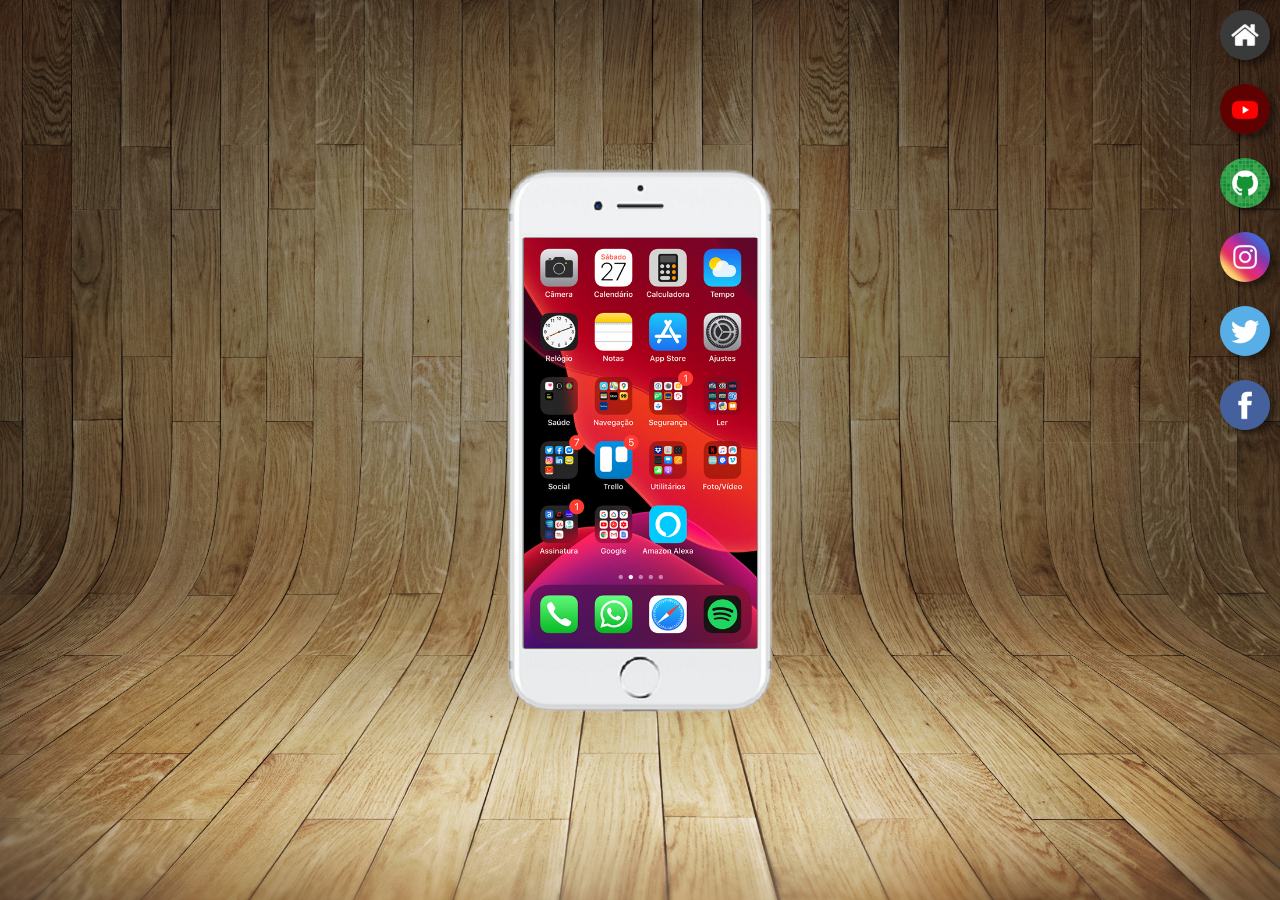
<file: index.html>
<!DOCTYPE html>
<html lang="pt-br">
<head>
    <meta charset="UTF-8">
    <meta name="viewport" content="width=device-width, initial-scale=1.0">
    <link rel="shortcut icon" href="favicon.ico" type="image/x-icon">
    <link rel="stylesheet" href="estilos/style.css">
    <title>Projeto Redes Sociais</title>
</head>
<body>
    <main>
        <section id="telefone">
            <iframe src="home.html" name="tela" id="tela" frameborder="0"  SCROLLING="NO">
                O seu navegador não é compatível com essa funcionalidade!!
            </iframe>
        </section>
        <section id="redes-sociais">
         <a href="#" target="tela"><img src="imagens/logo-home.jpg" alt="home"></a><br>
         <a href="#" target="tela"><img src="imagens/logo-youtube.jpg" alt="YouTube"></a><br> 
         <a href="#" target="tela"><img src="imagens/logo-github.jpg" alt="GitHub"></a><br>
         <a href="#" target="tela"><img src="imagens/logo-instagram.jpg" alt="Instagram"></a><br>
         <a href="#" target="tela"><img src="imagens/logo-twitter.jpg" alt="Twitter"></a><br>
         <a href="#" target="tela"><img src="imagens/logo-facebook.jpg" alt="Facebook"></a>
        </section>
    </main>
</body>
</html>
</file>
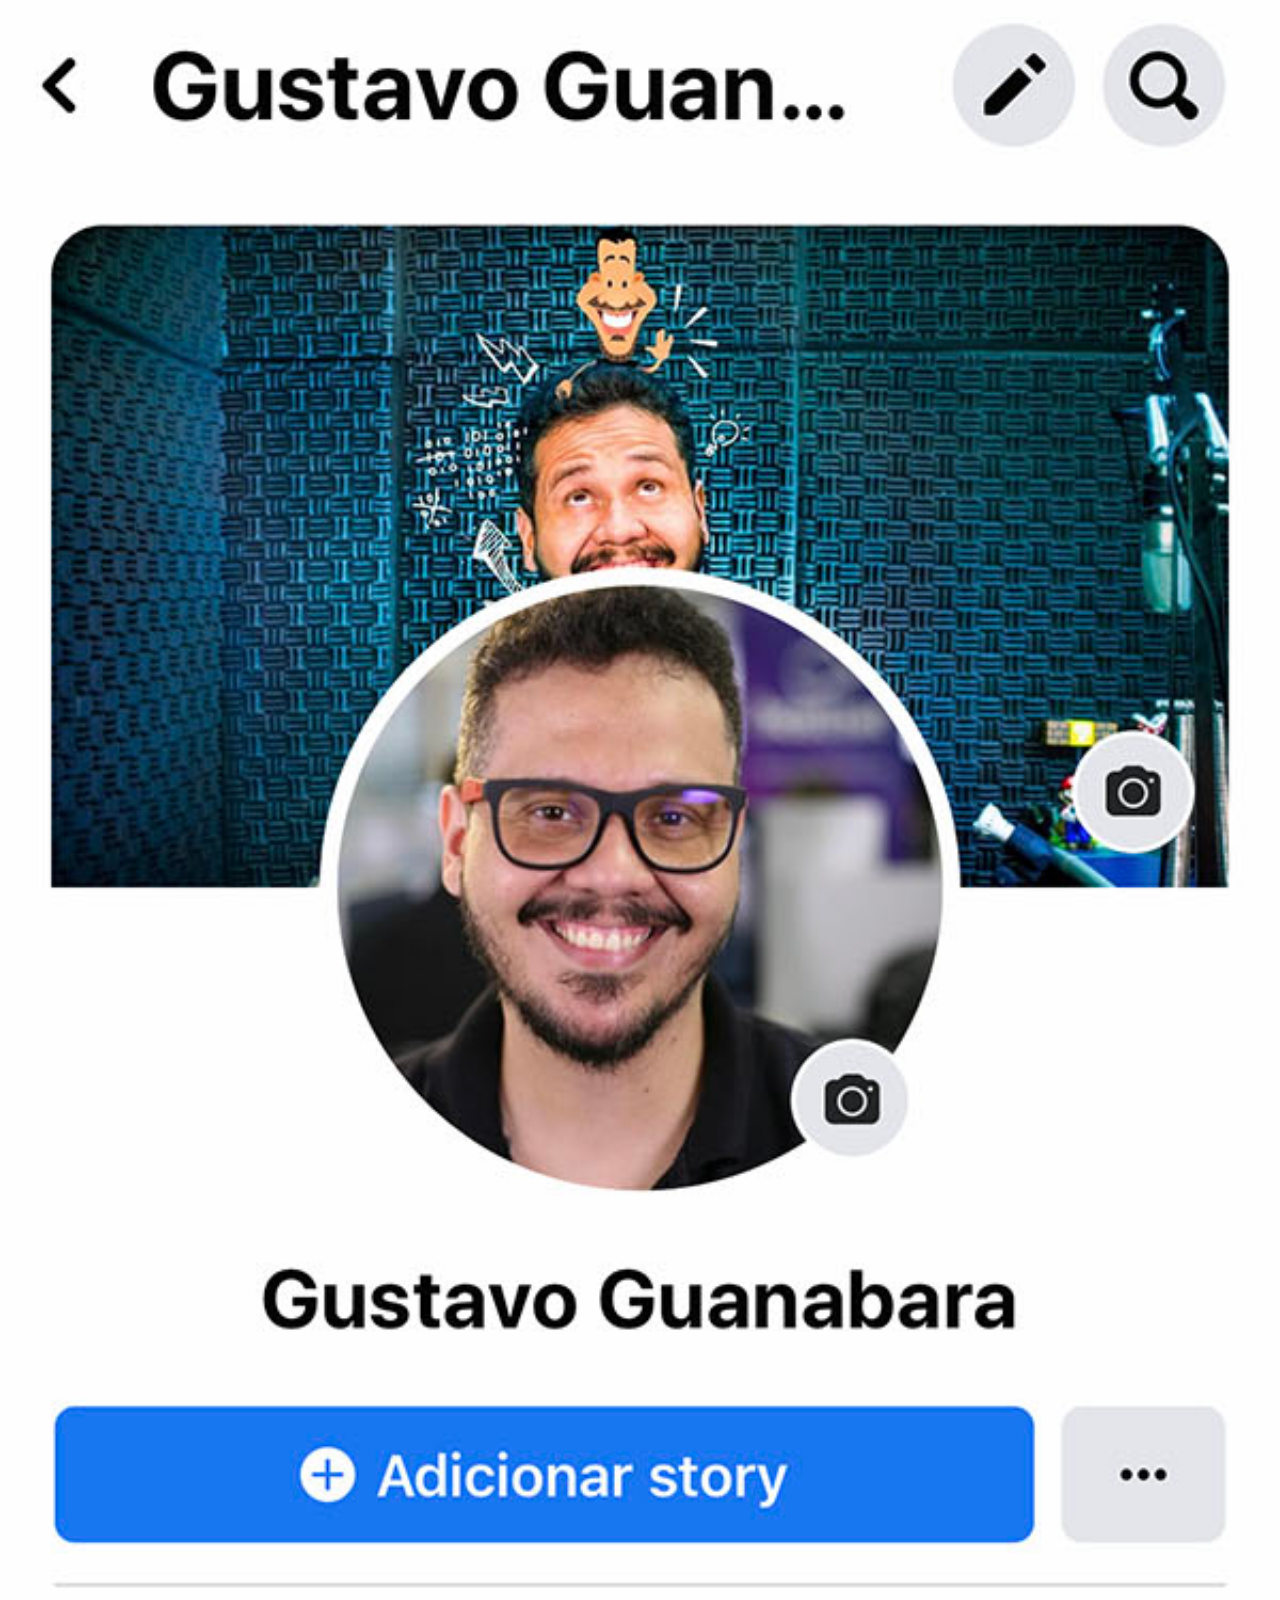
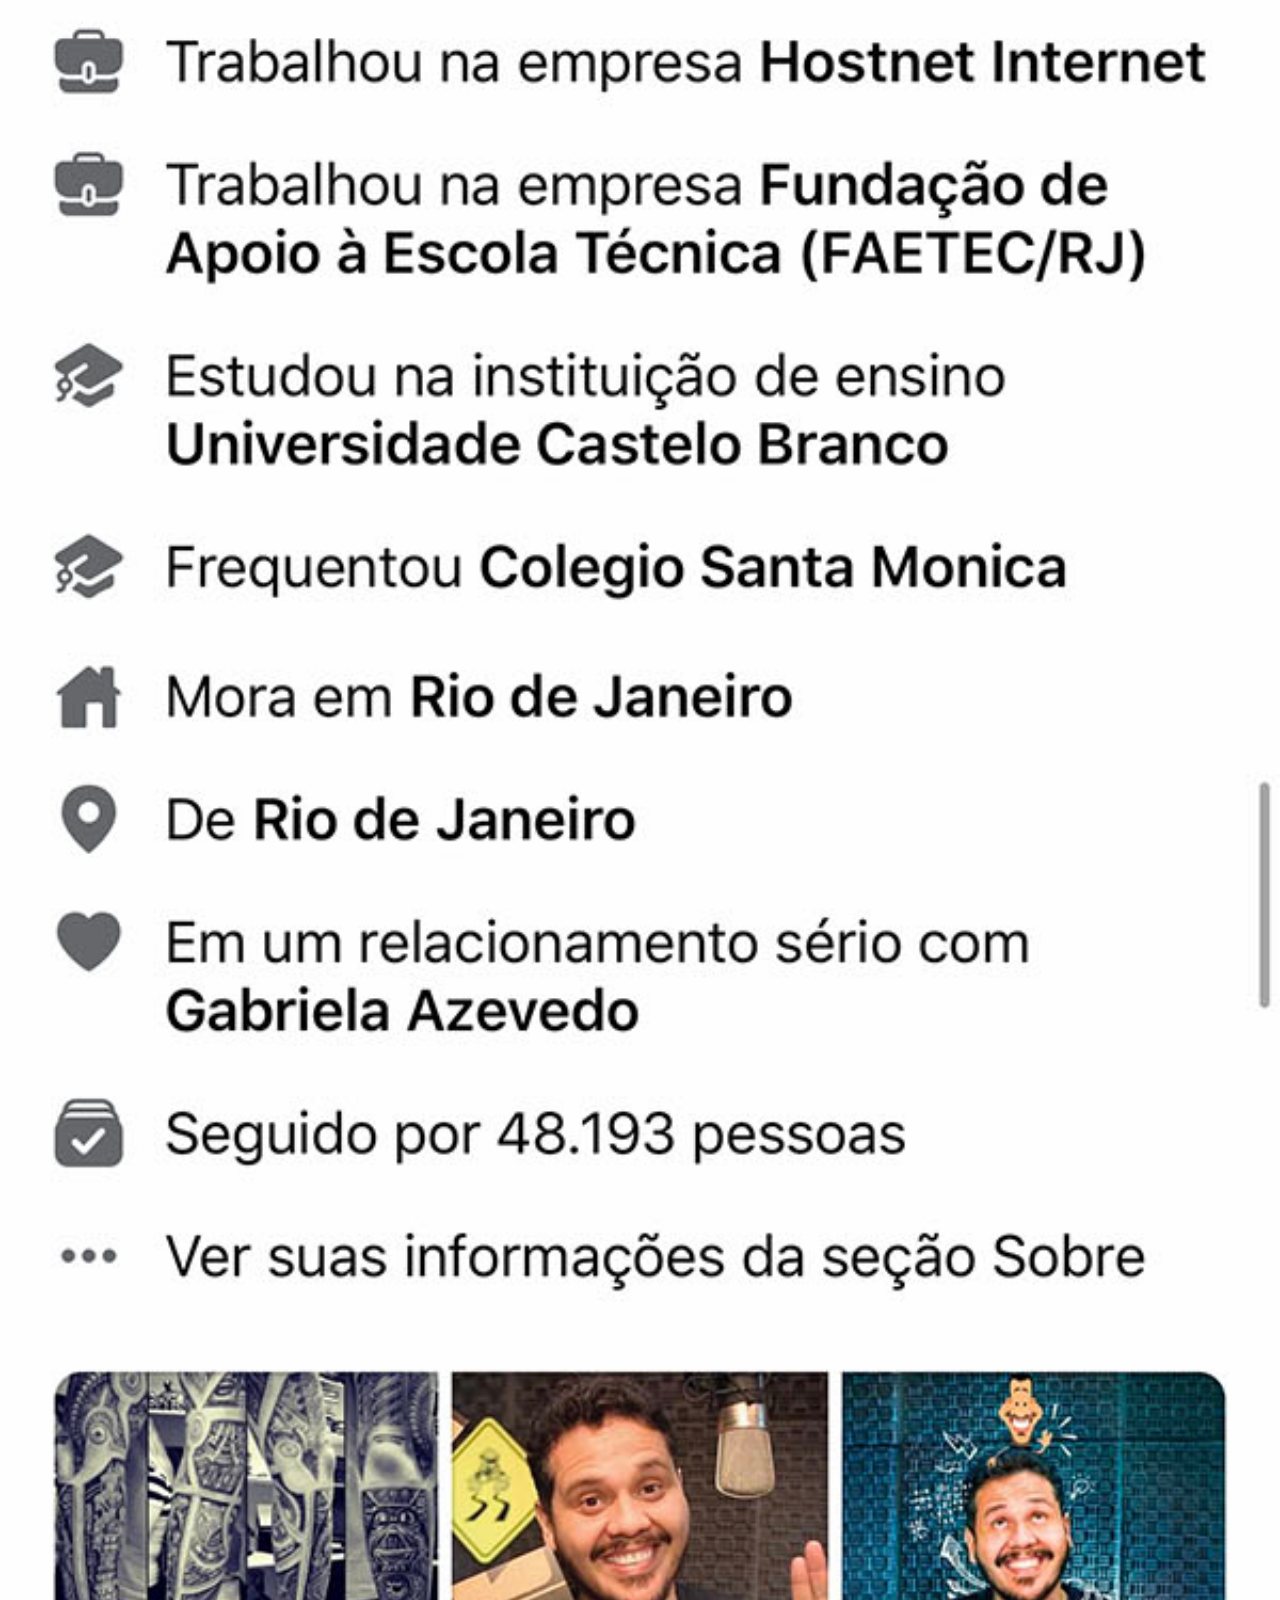
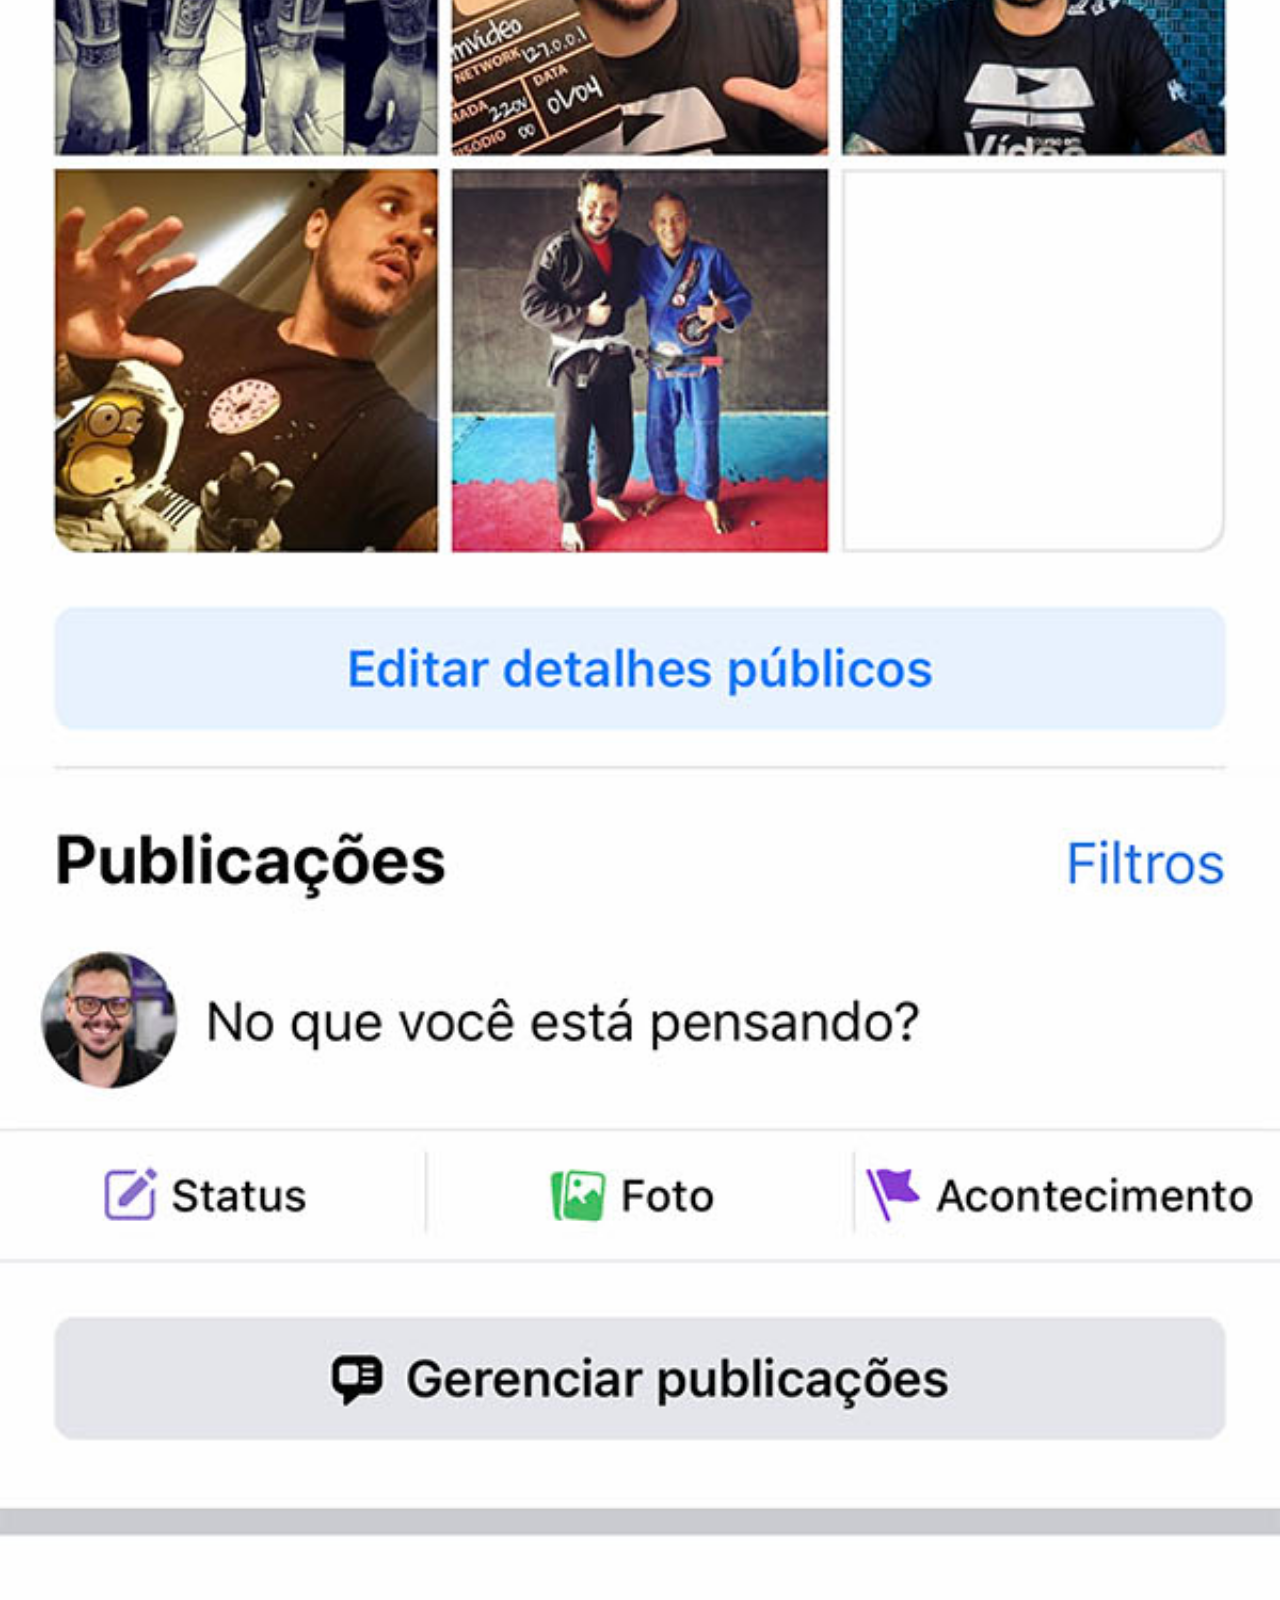
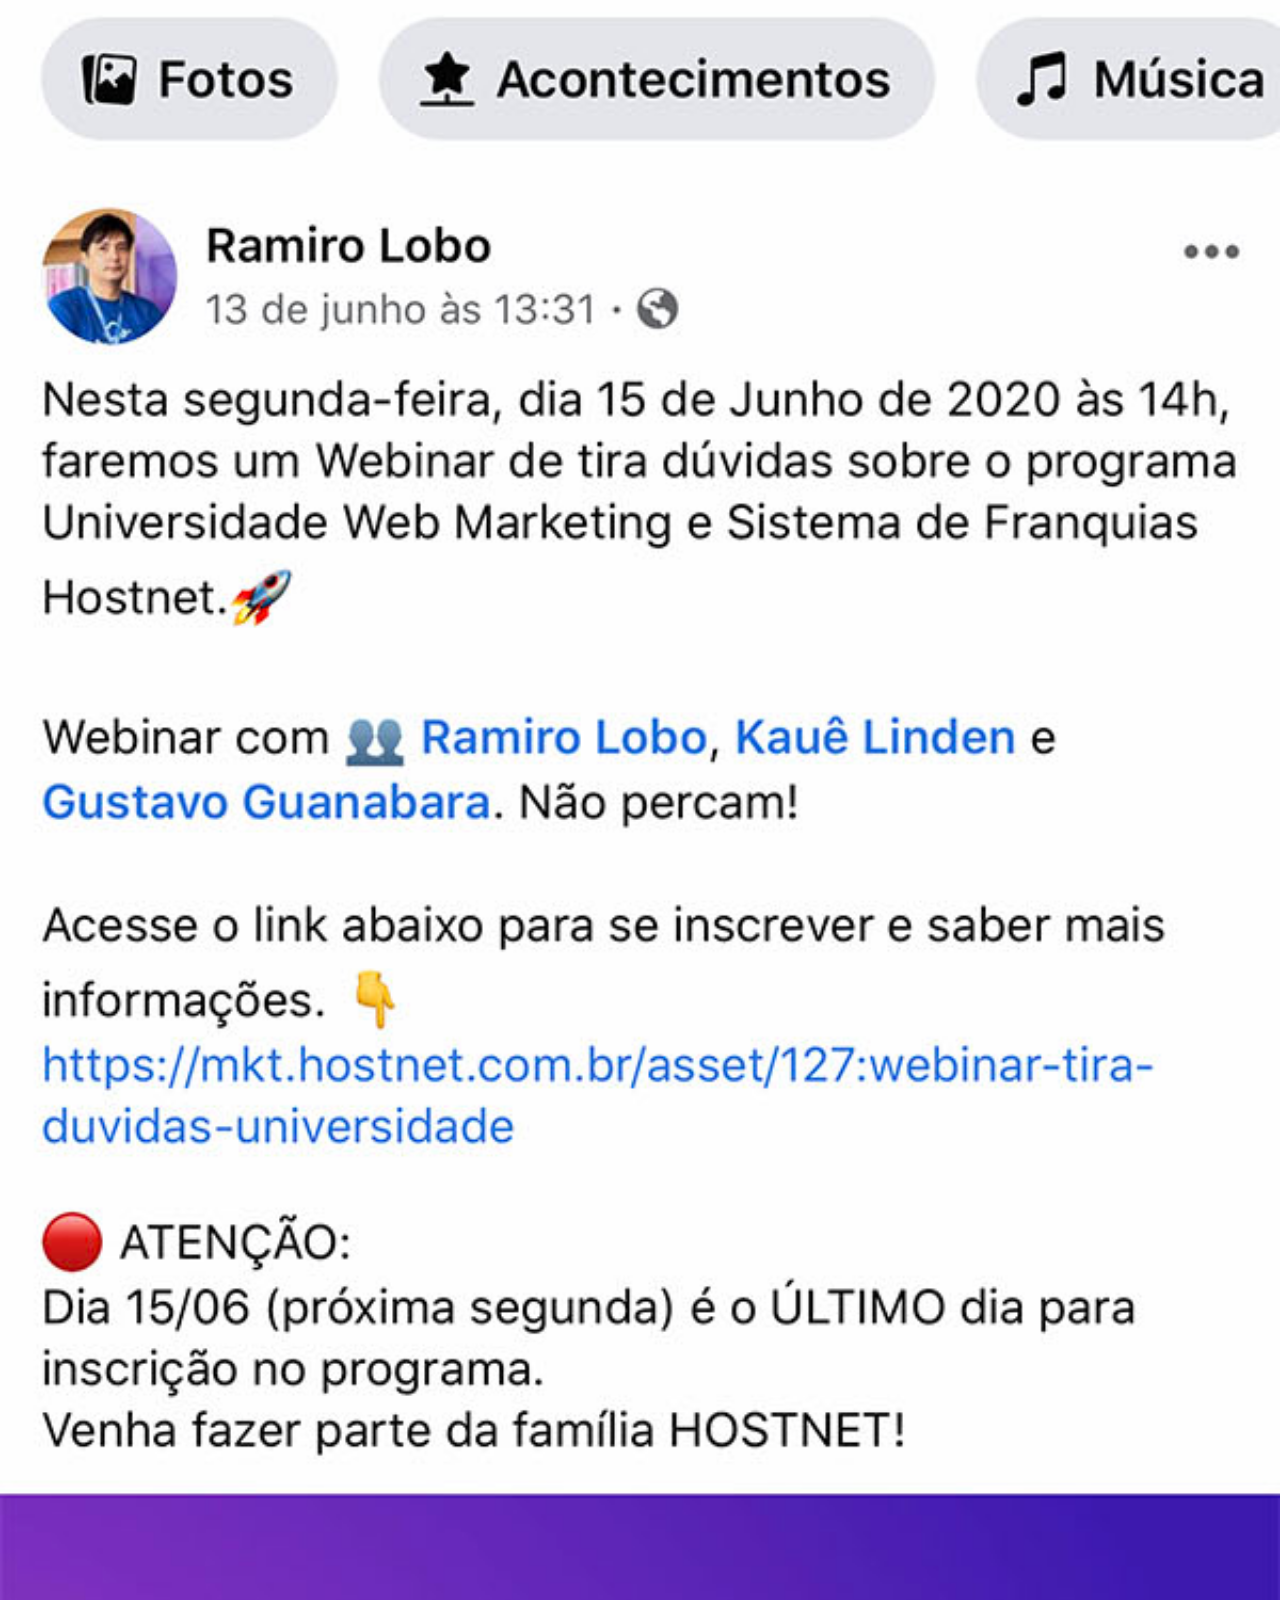
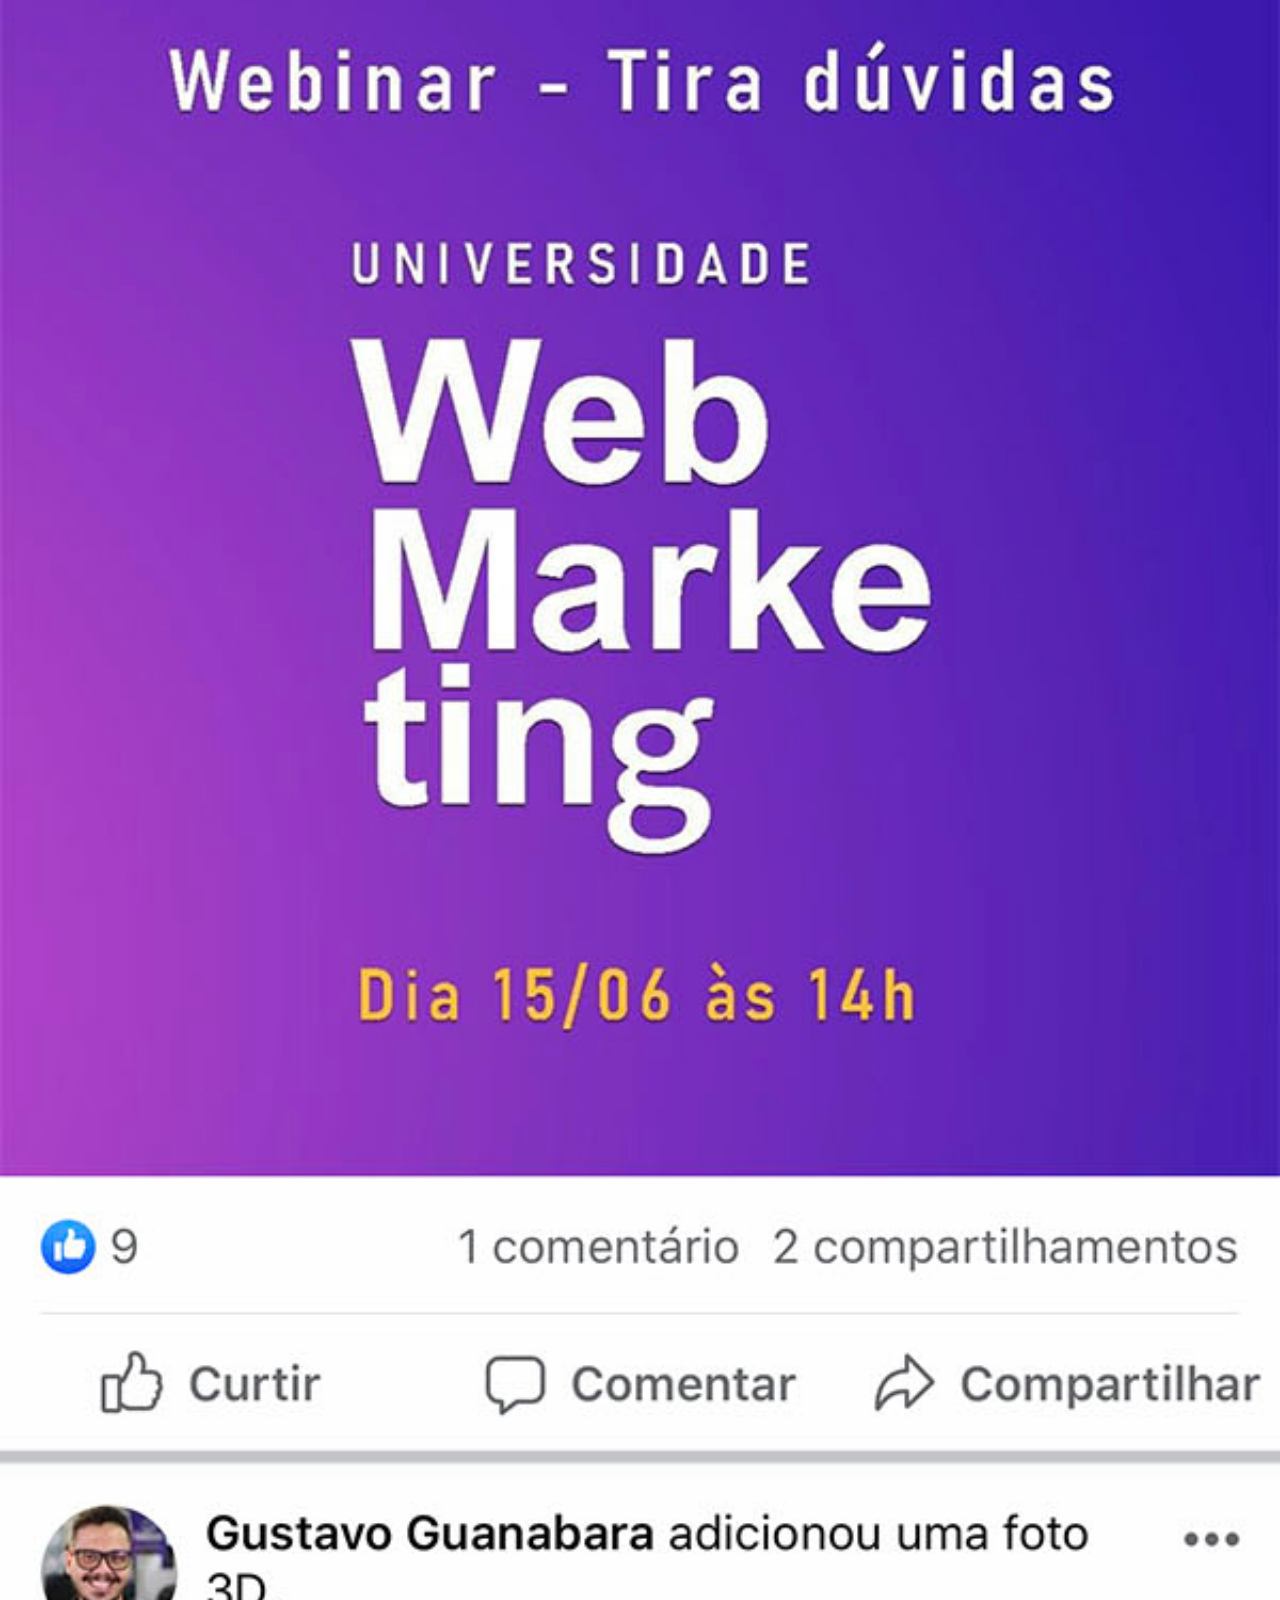
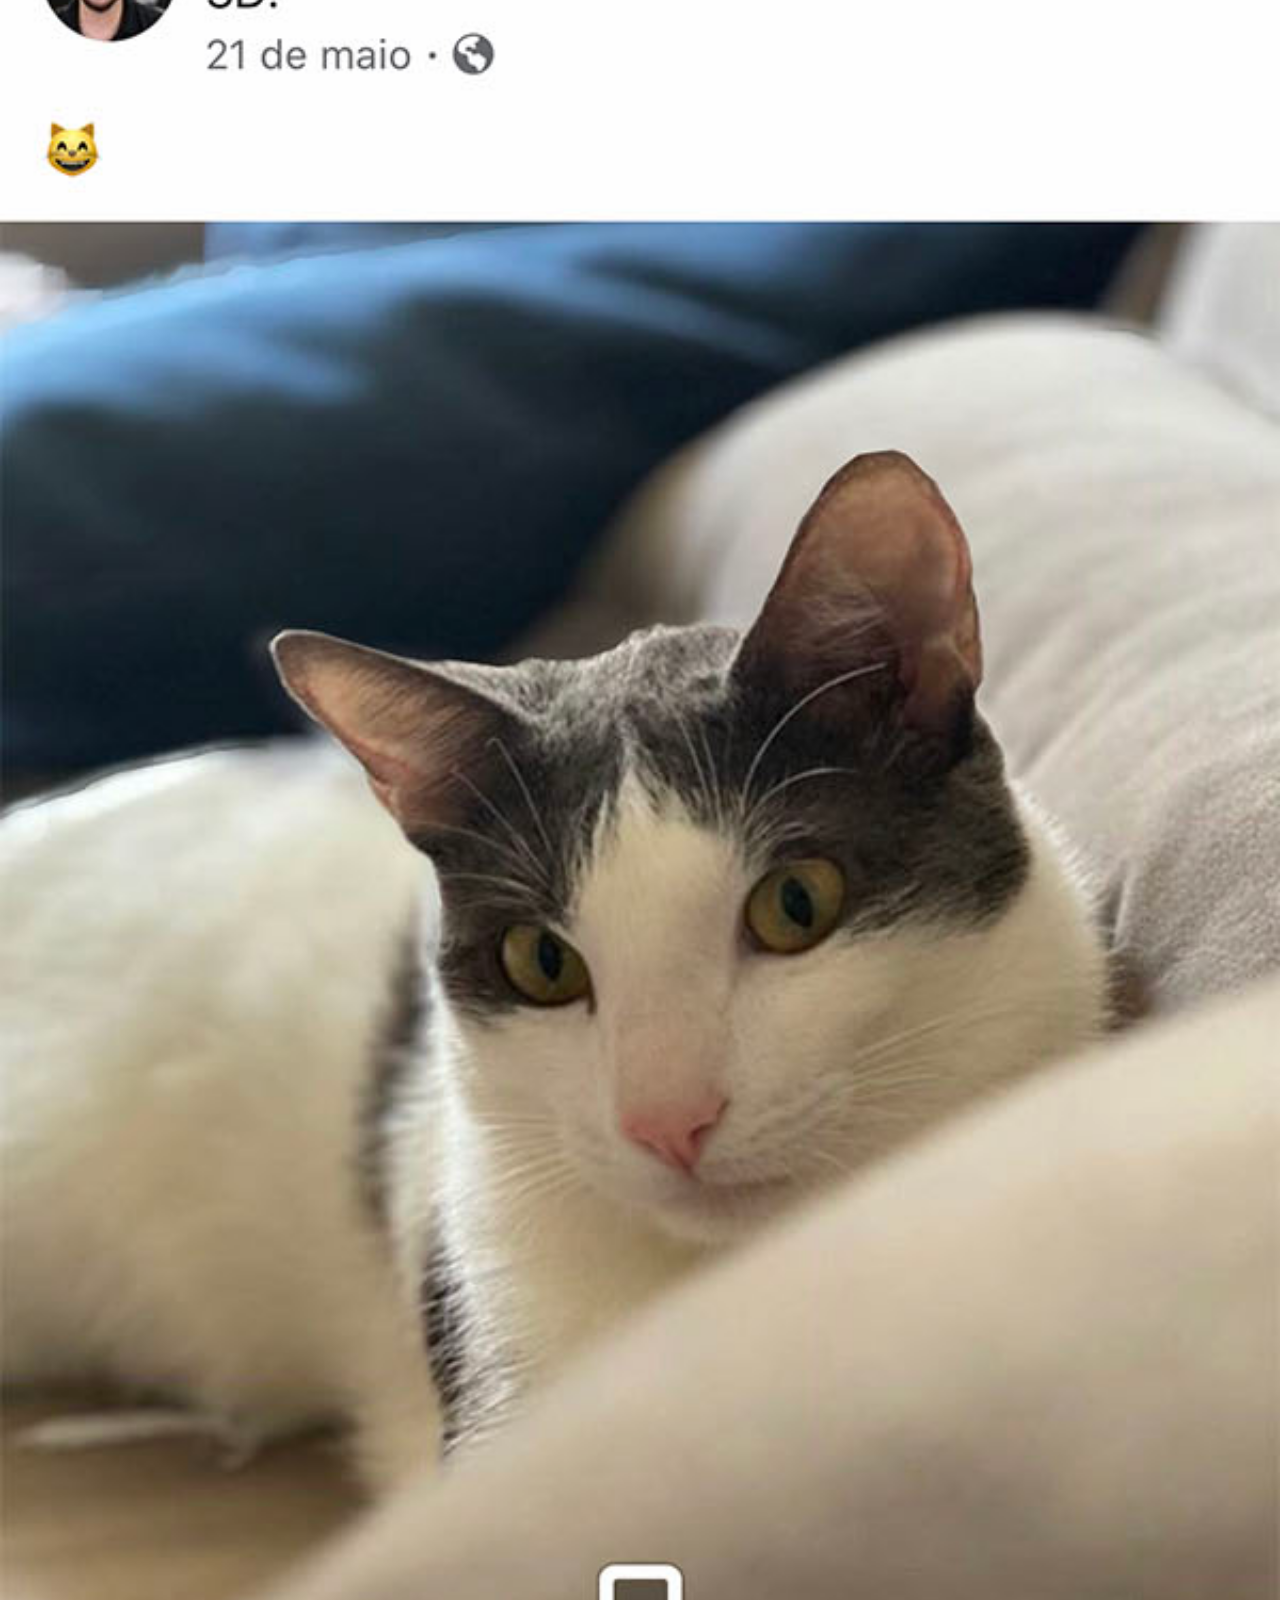
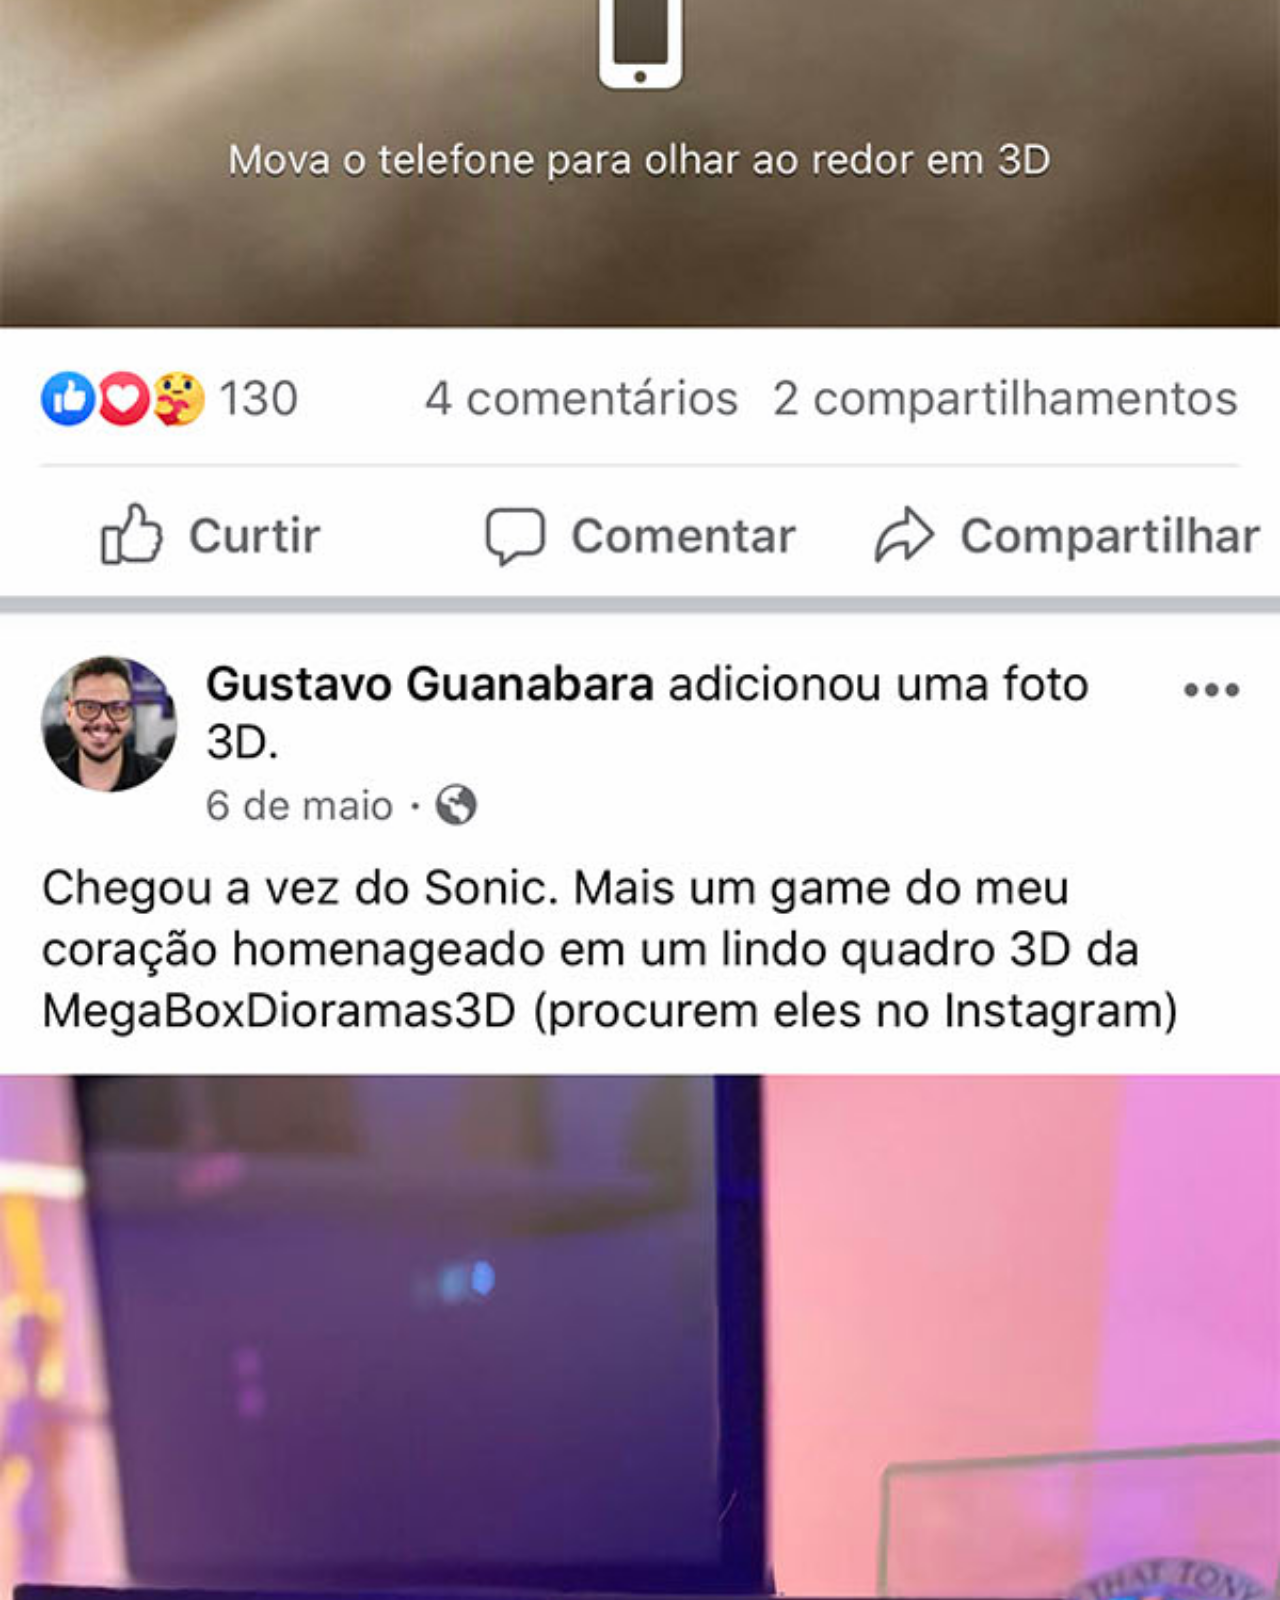
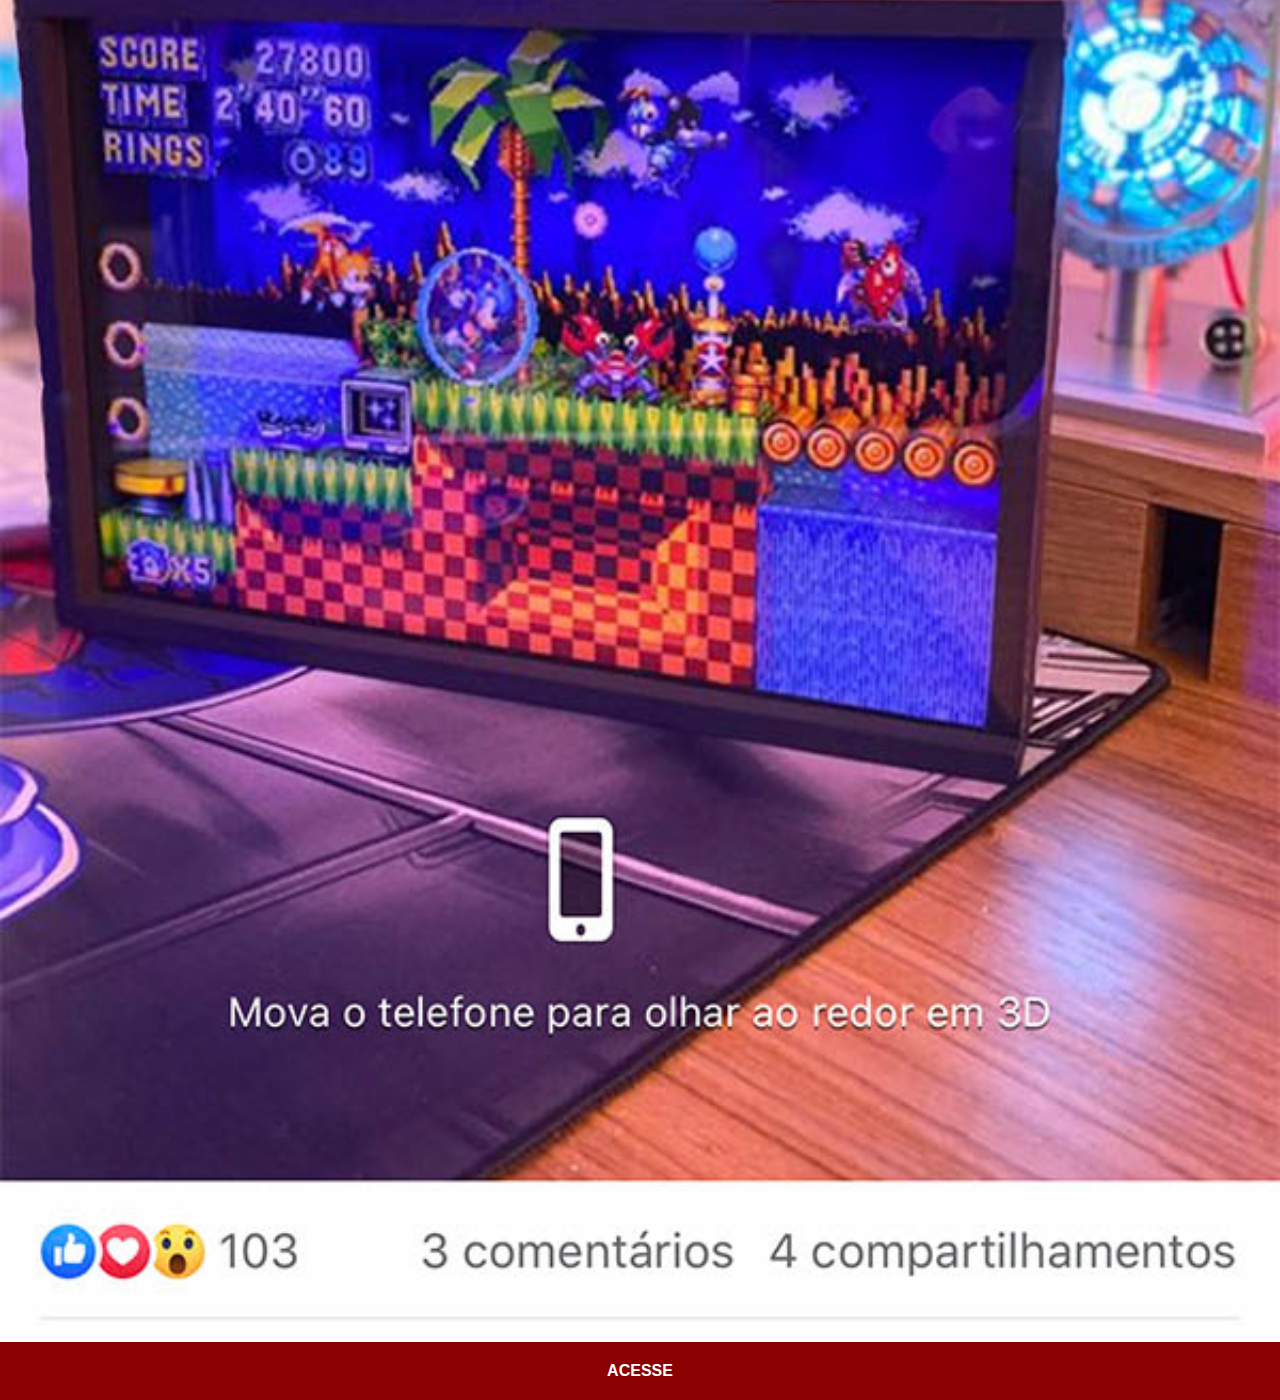
<file: facebook.html>
<!DOCTYPE html>
<html lang="pt-br">
<head>
    <meta charset="UTF-8">
    <meta name="viewport" content="width=device-width, initial-scale=1.0">
    <title>Facebook</title>
    <link rel="stylesheet" href="estilos/social.css">
</head>
<body>
    <img src="imagens/tela-facebook.jpg" alt="Facebook">
    <a href="https://www.facebook.com/profile.php?id=100005289166311" target="_blank">
        ACESSE
    </a>
</body>
</html>
</file>
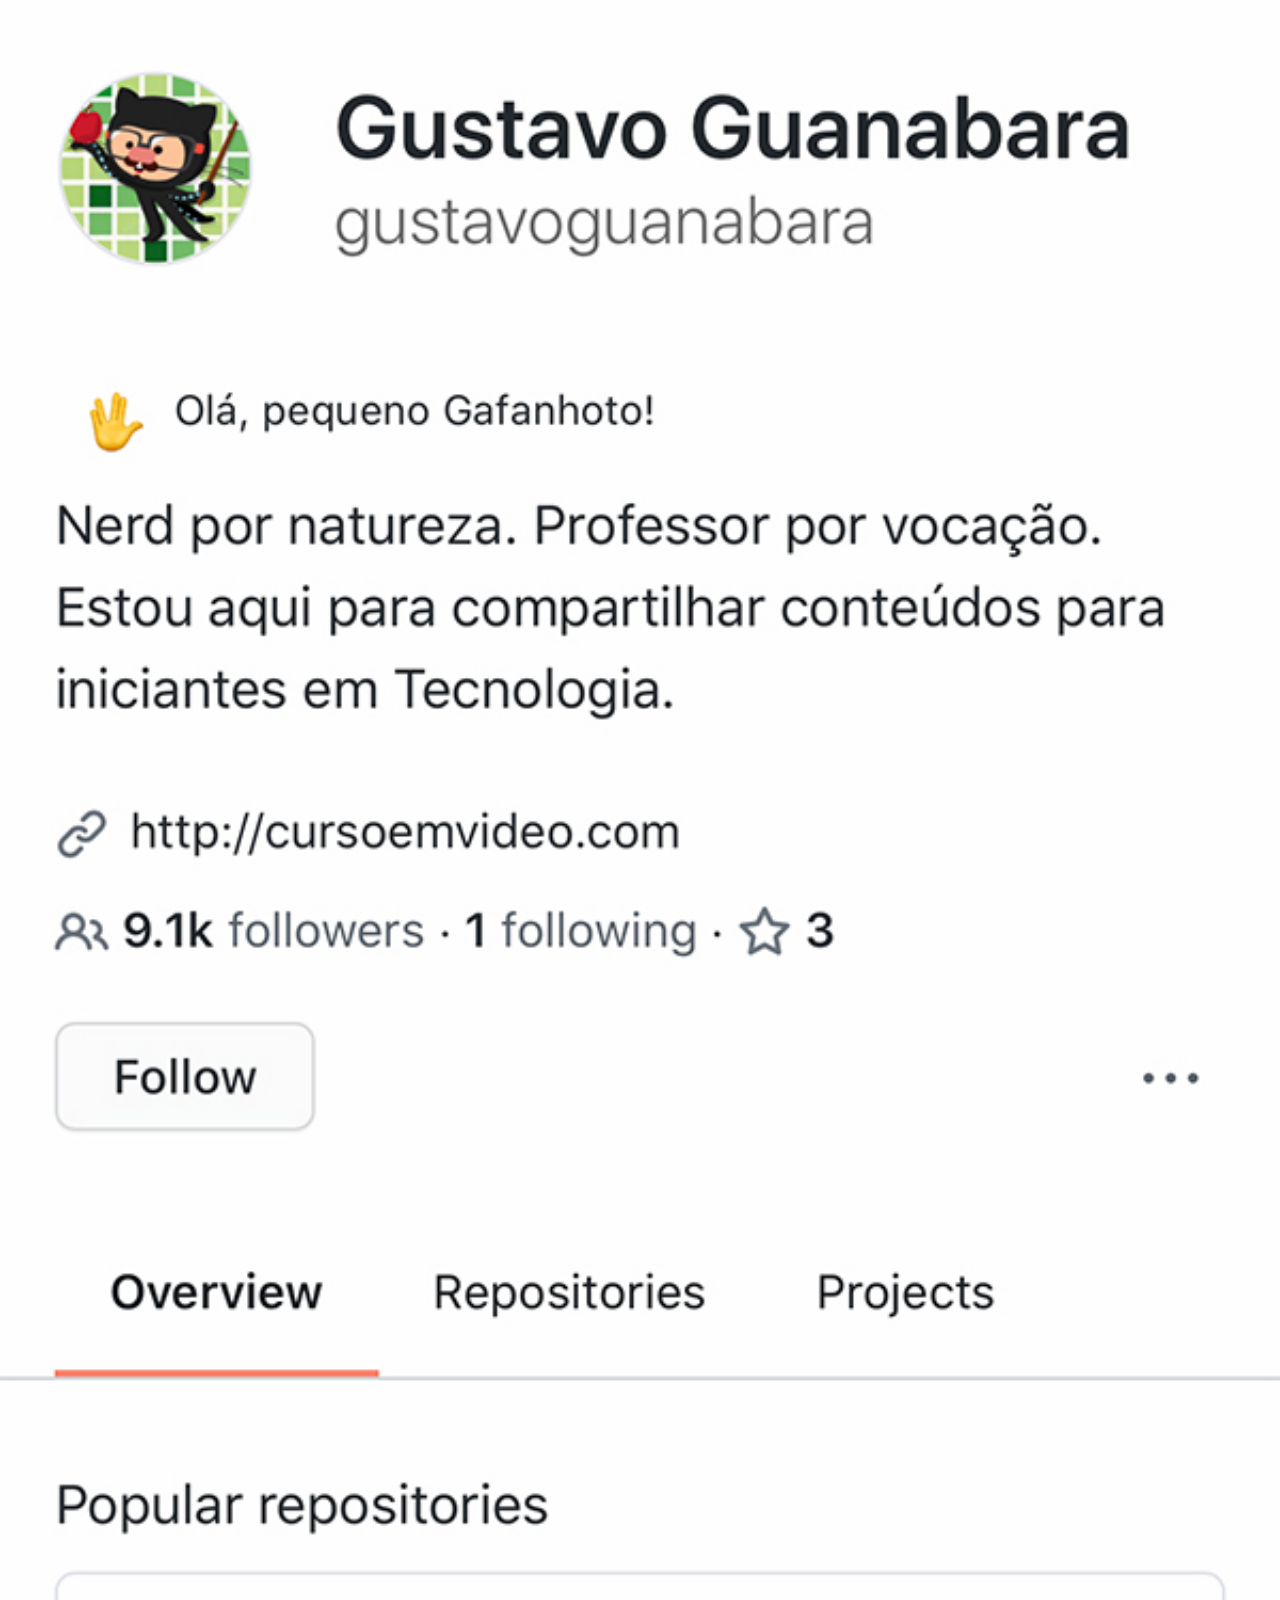
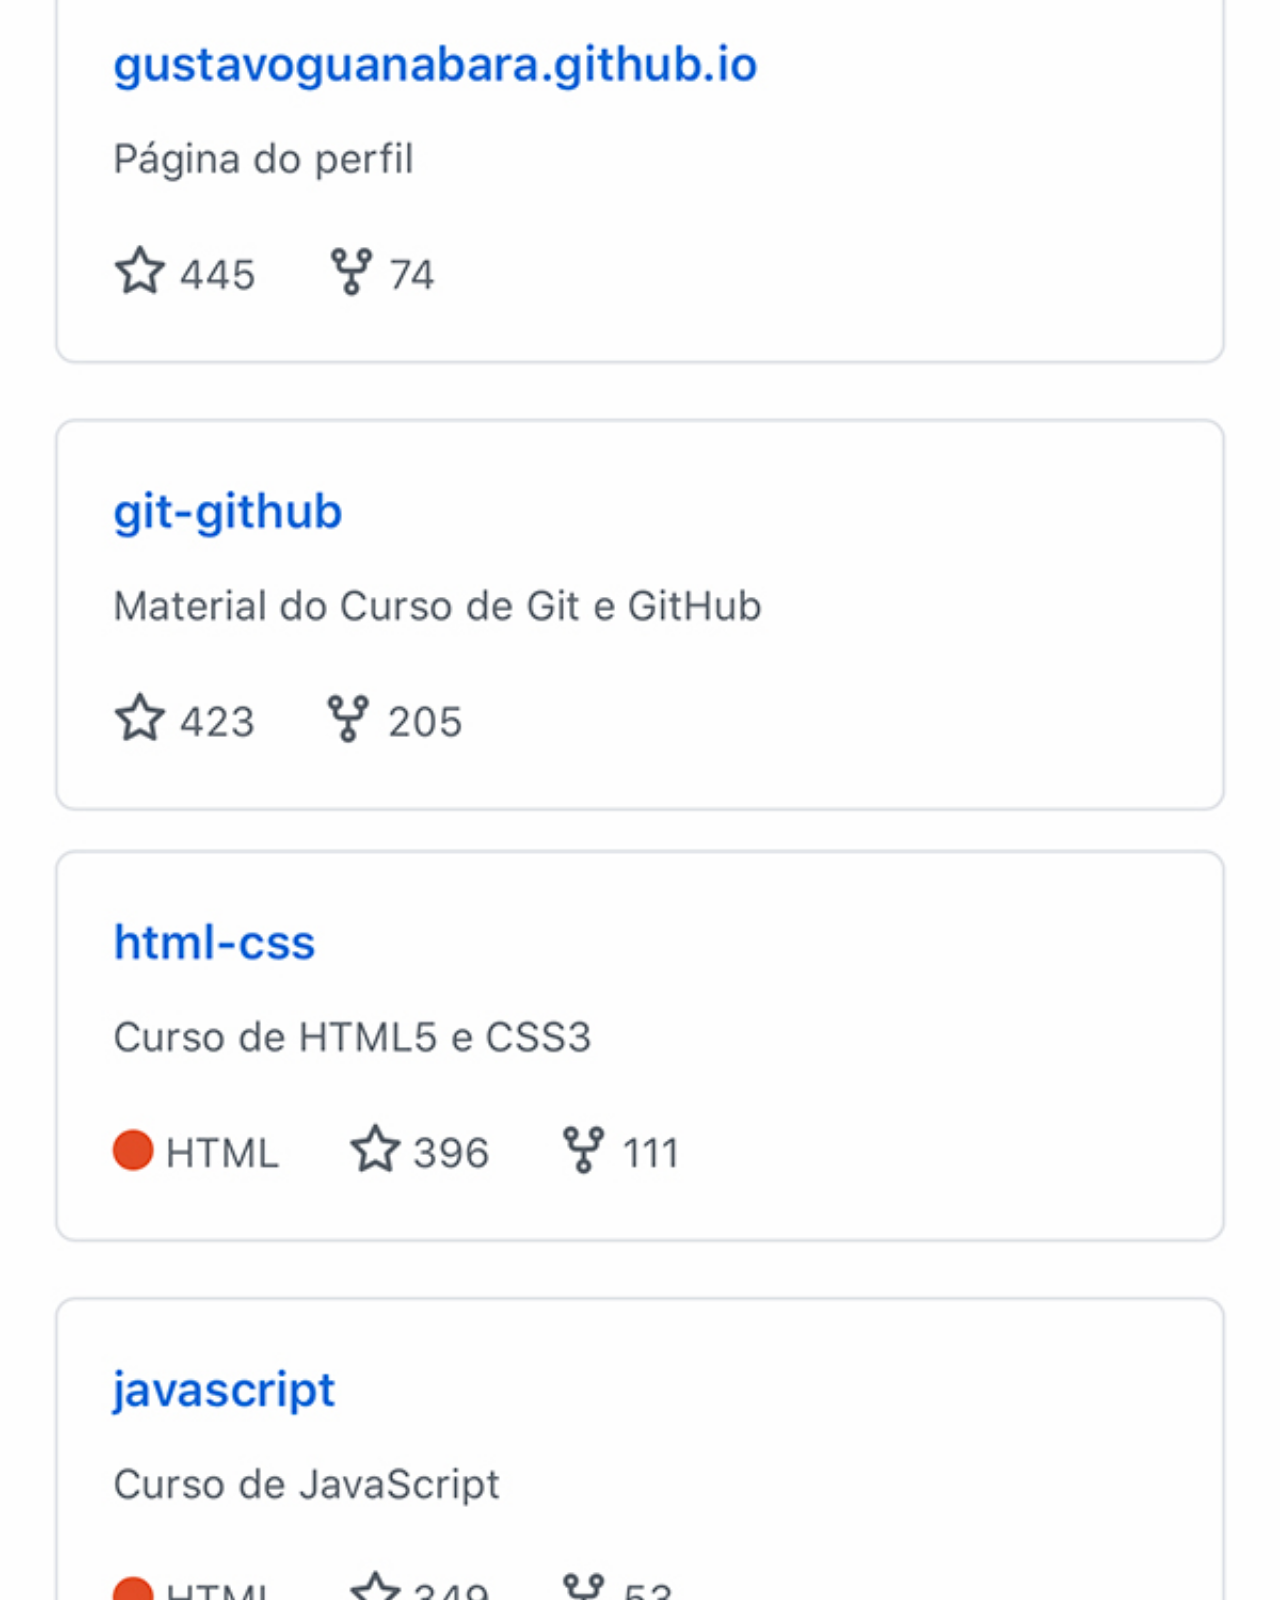
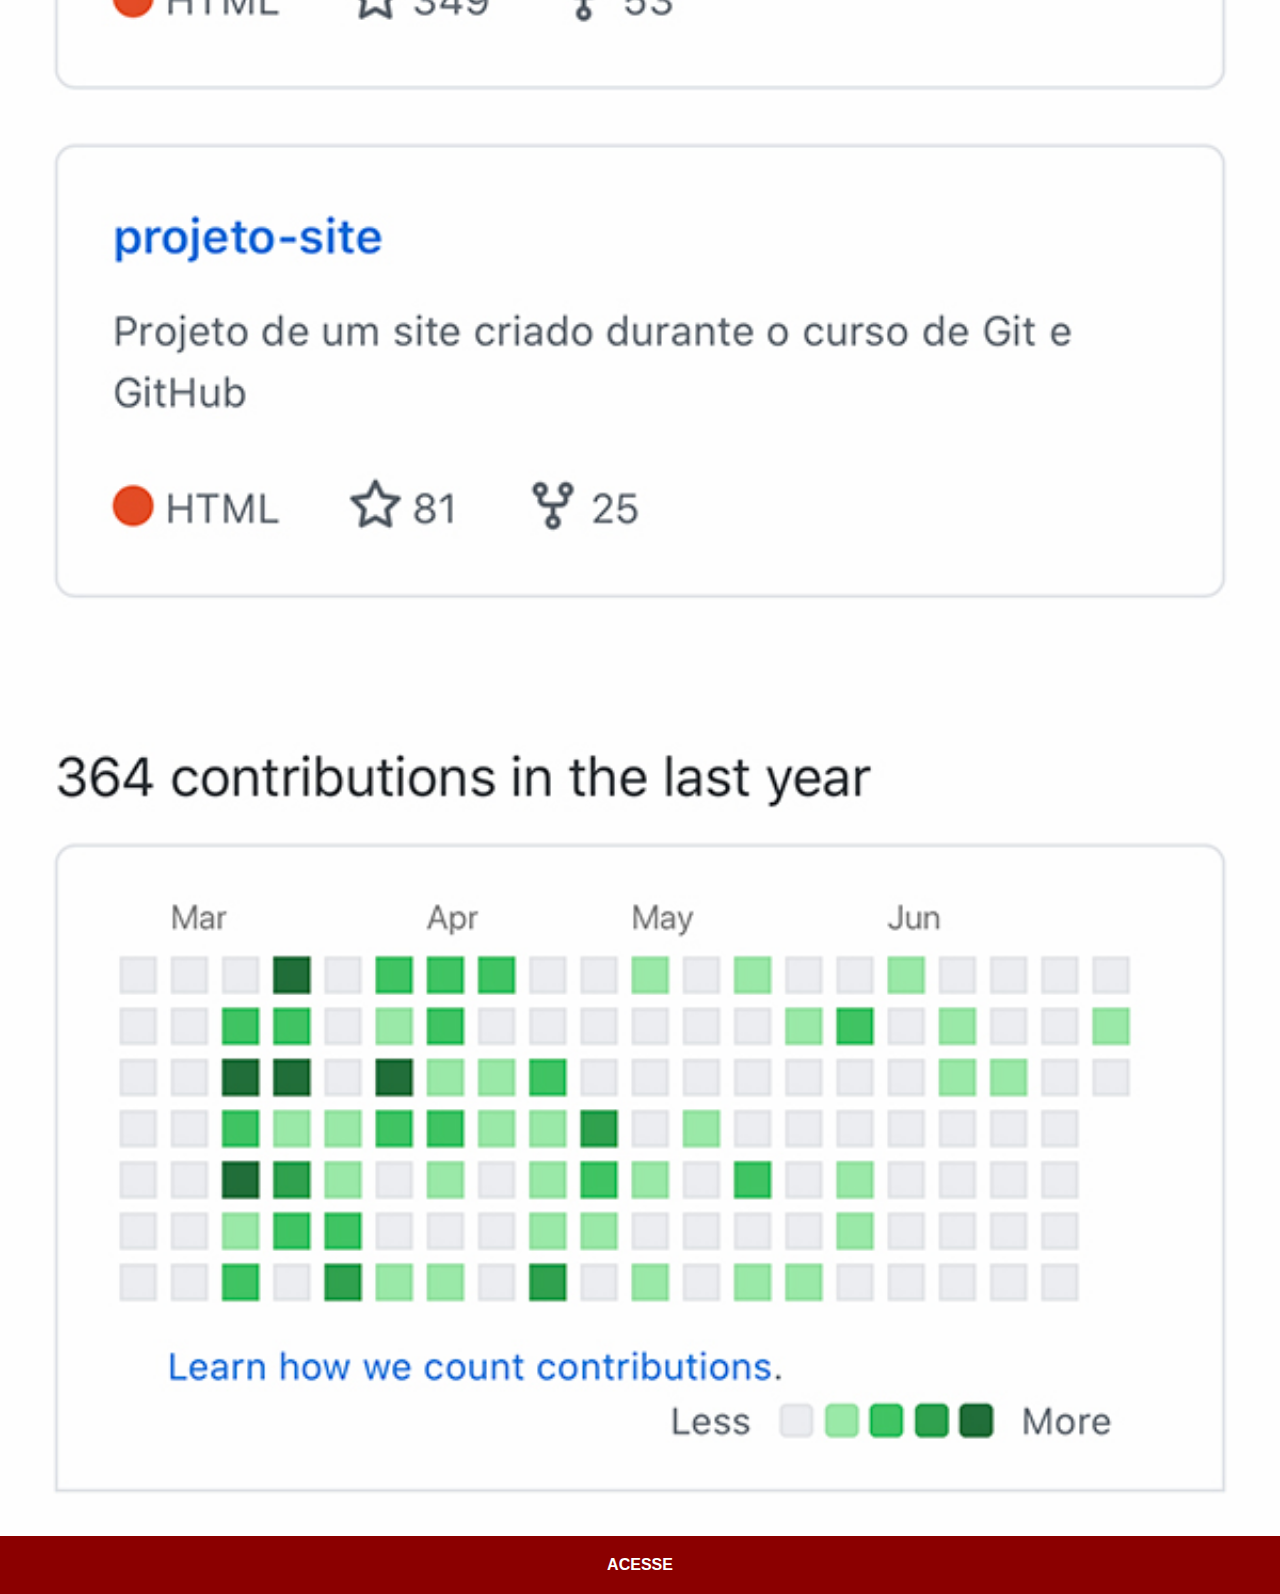
<file: github.html>
<!DOCTYPE html>
<html lang="pt-br">
<head>
    <meta charset="UTF-8">
    <meta name="viewport" content="width=device-width, initial-scale=1.0">
    <title>GitHub</title>
    <link rel="stylesheet" href="estilos/social.css">
</head>
<body>
    <img src="imagens/tela-github.jpg" alt="GitHub">
    <a href="https://www.github.com/" target="_blank" >
        ACESSE
    </a>
</body>
</html>
</file>
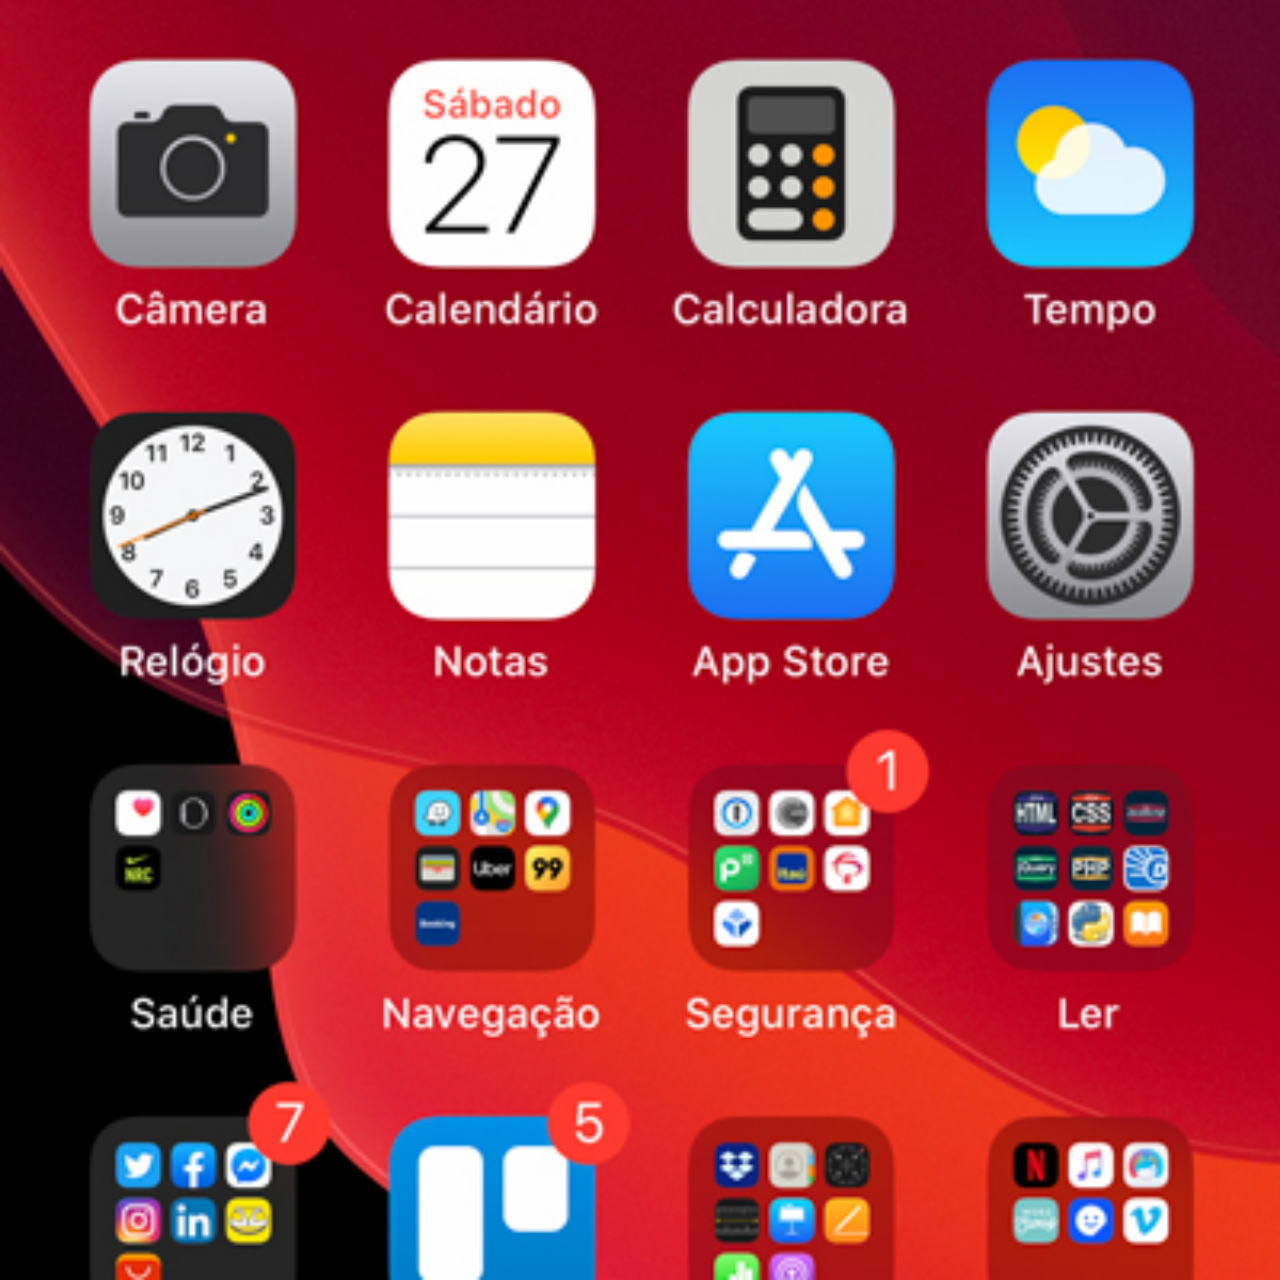
<file: home.html>
<!DOCTYPE html>
<html lang="pt-br">
<head>
    <meta charset="UTF-8">
    <meta name="viewport" content="width=device-width, initial-scale=1.0">
    <title>Home</title>
</head>
<style>
    * {
        margin: 0px;
        padding: 0px;
    }

    body {
       height: 100vw;
       width: 100vh;
       background: black url('imagens/tela-home.jpg') no-repeat top center;
       background-attachment: fixed;
       background-size: cover;
    }
</style>
<body>
    
</body>
</html>
</file>
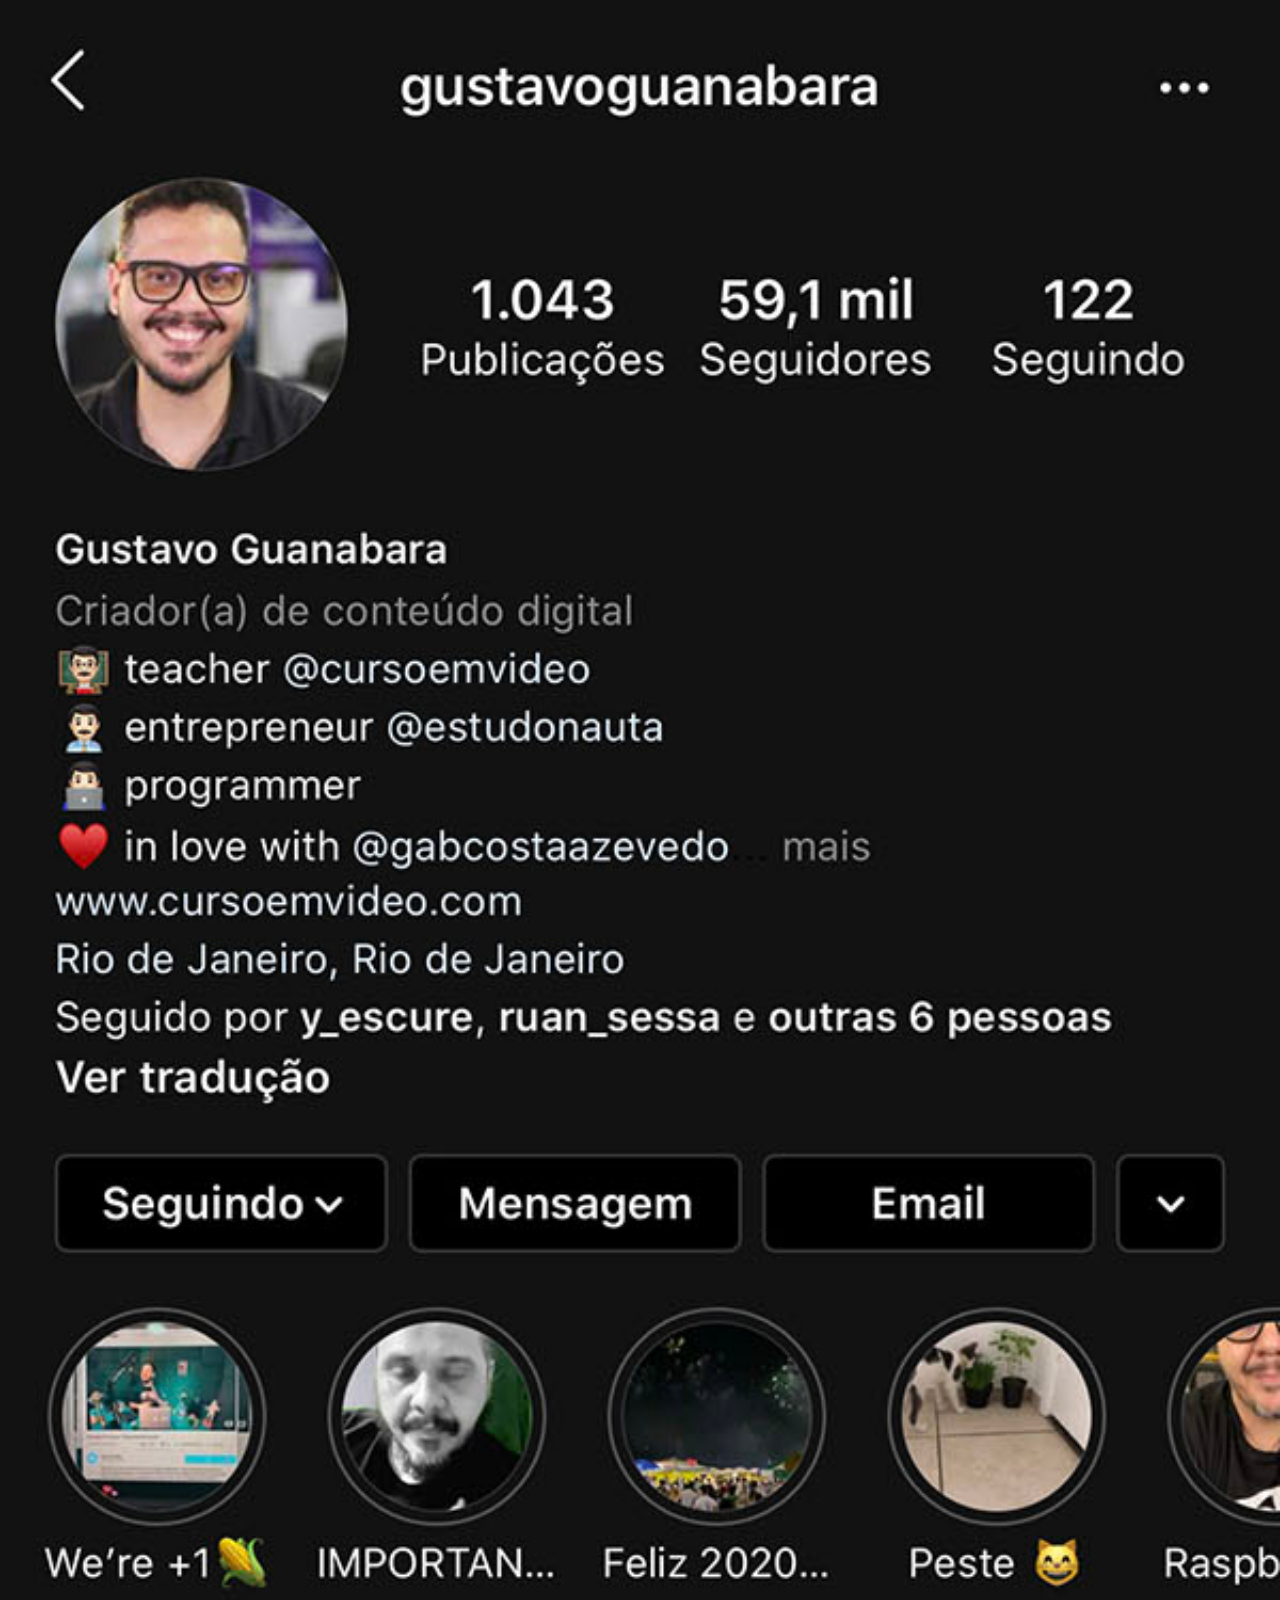
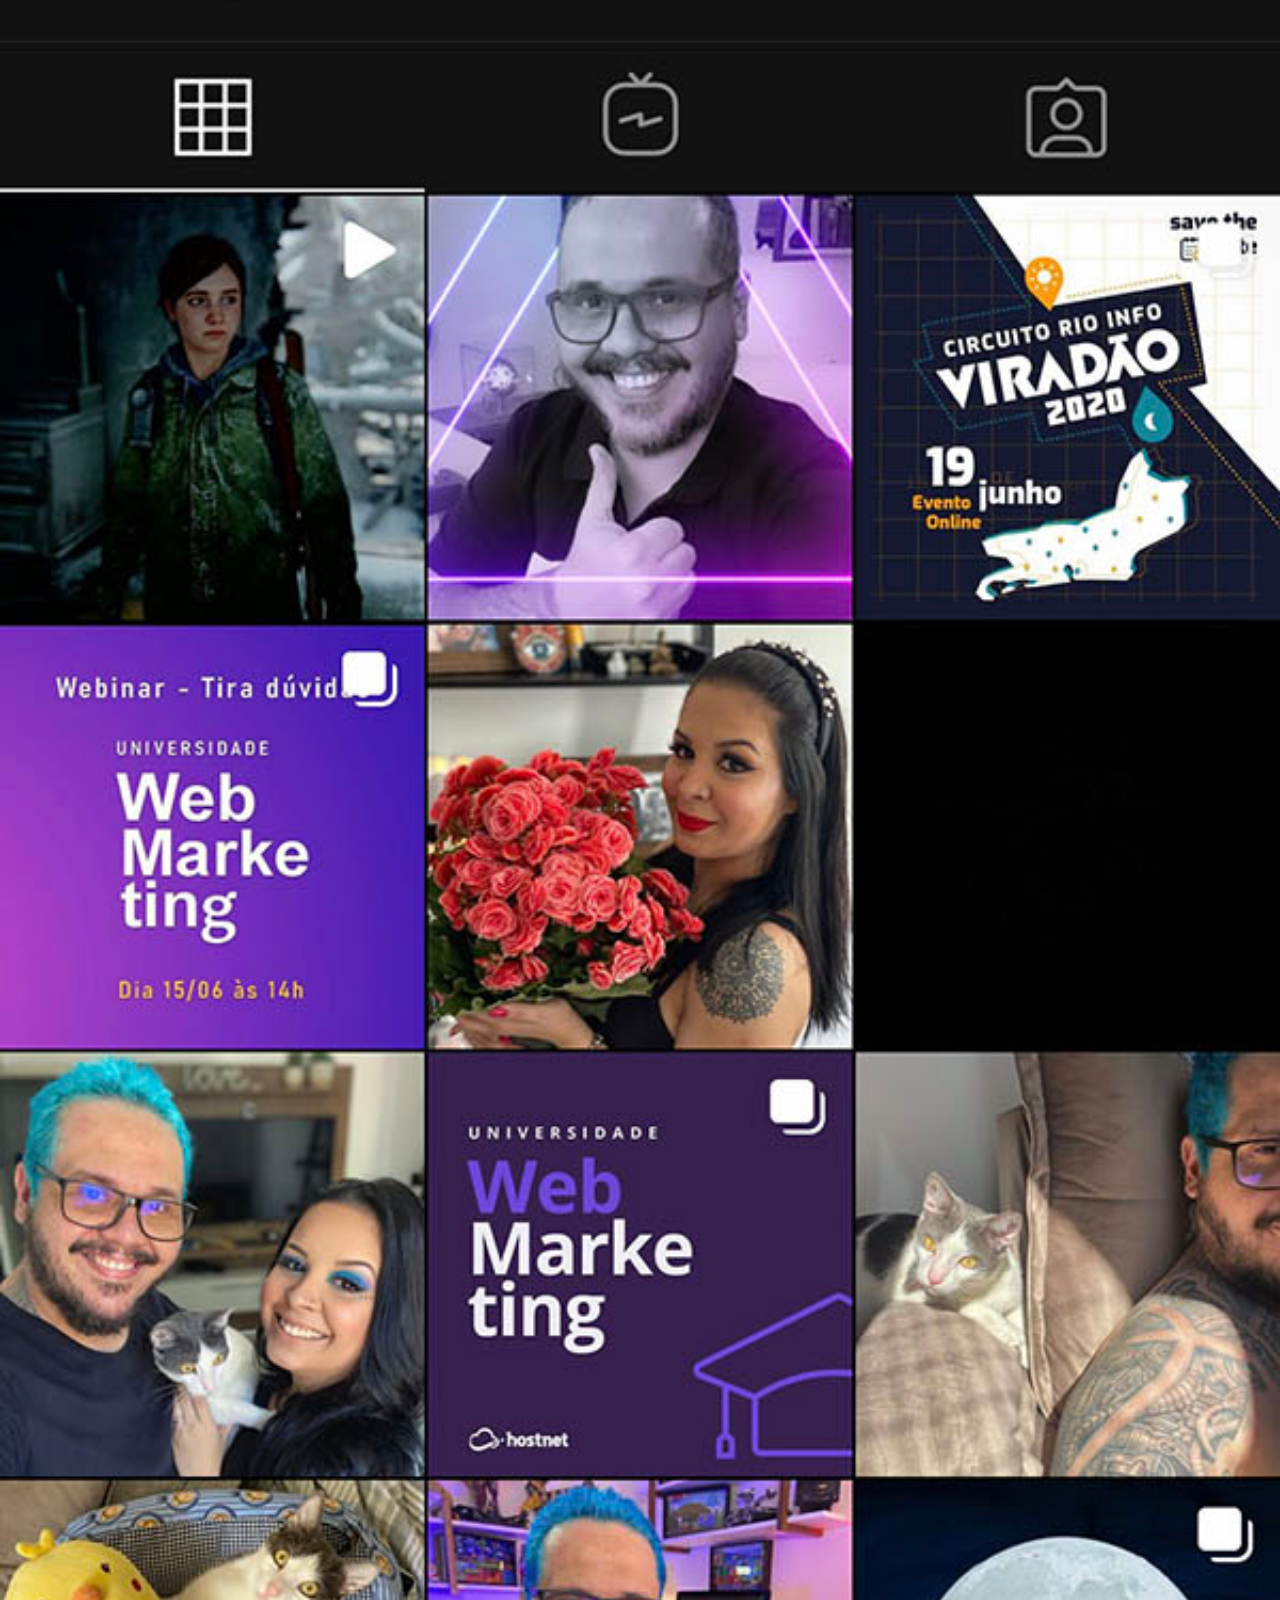
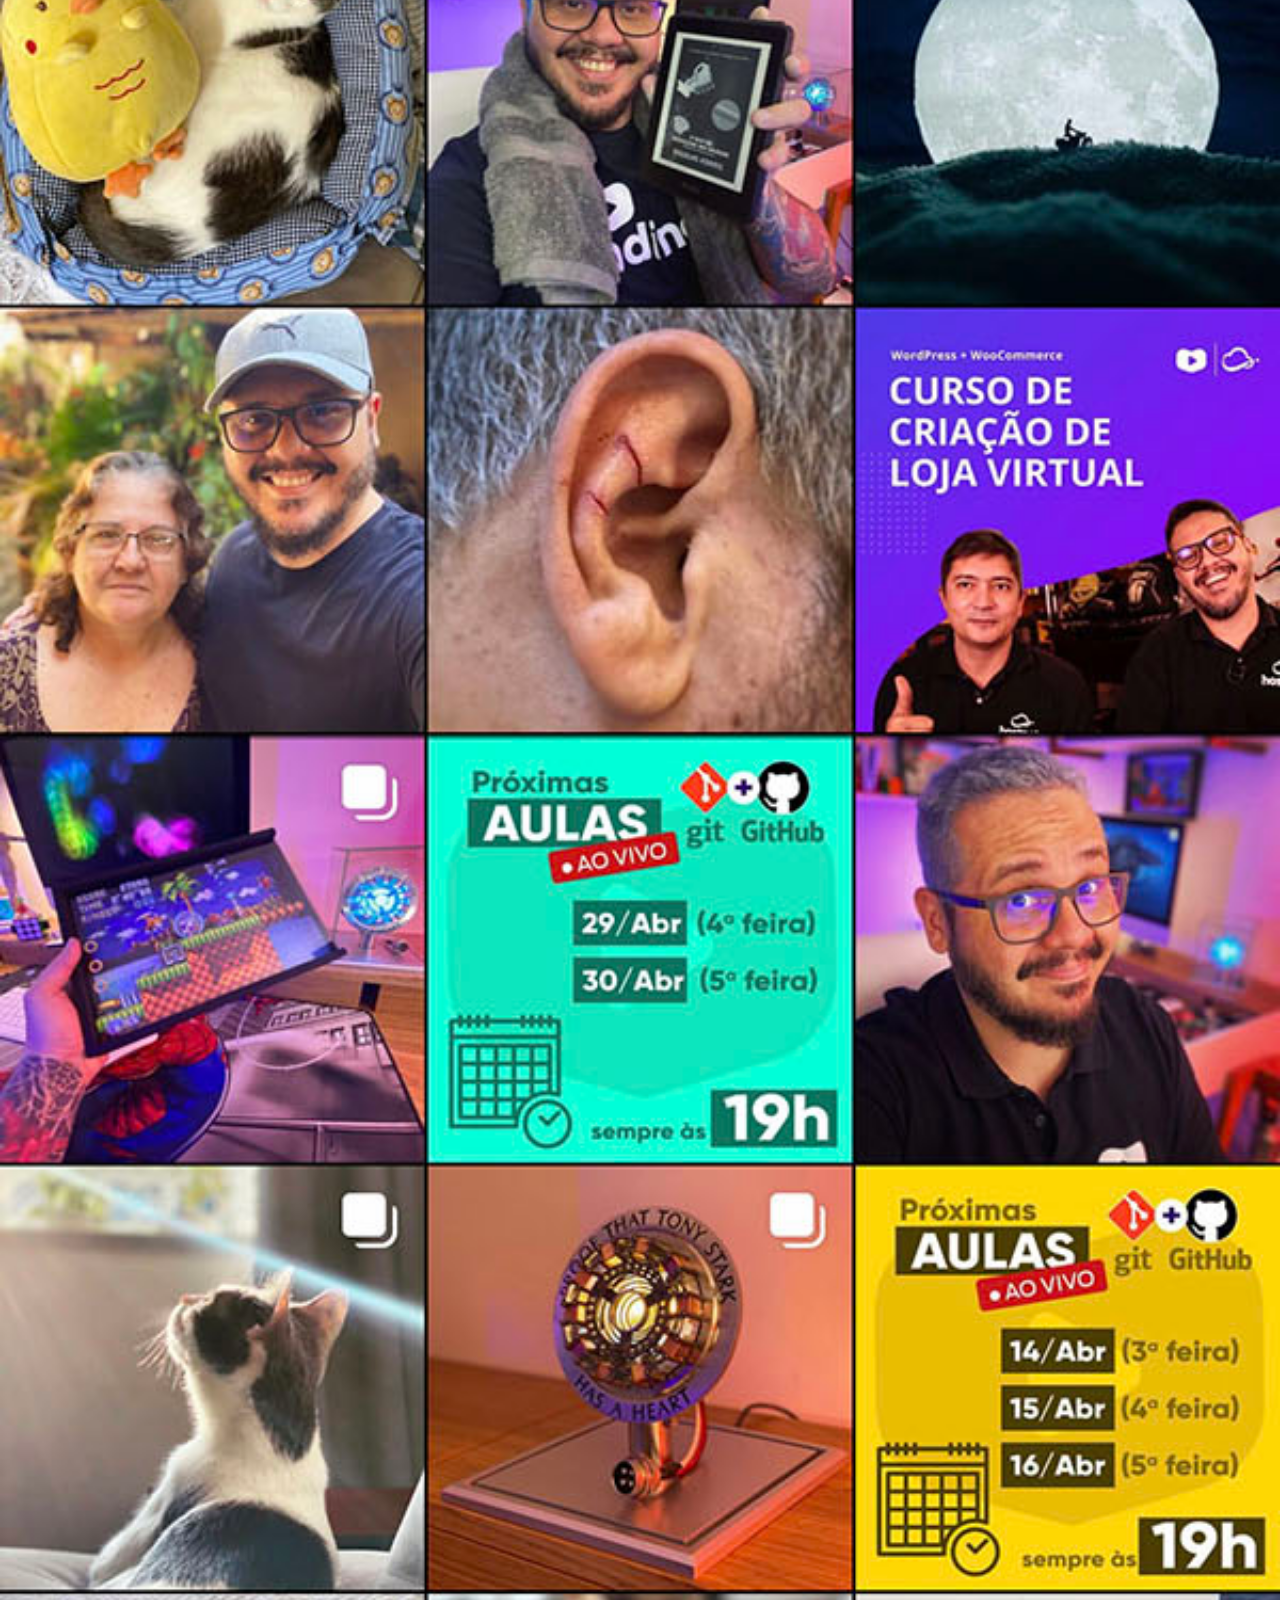
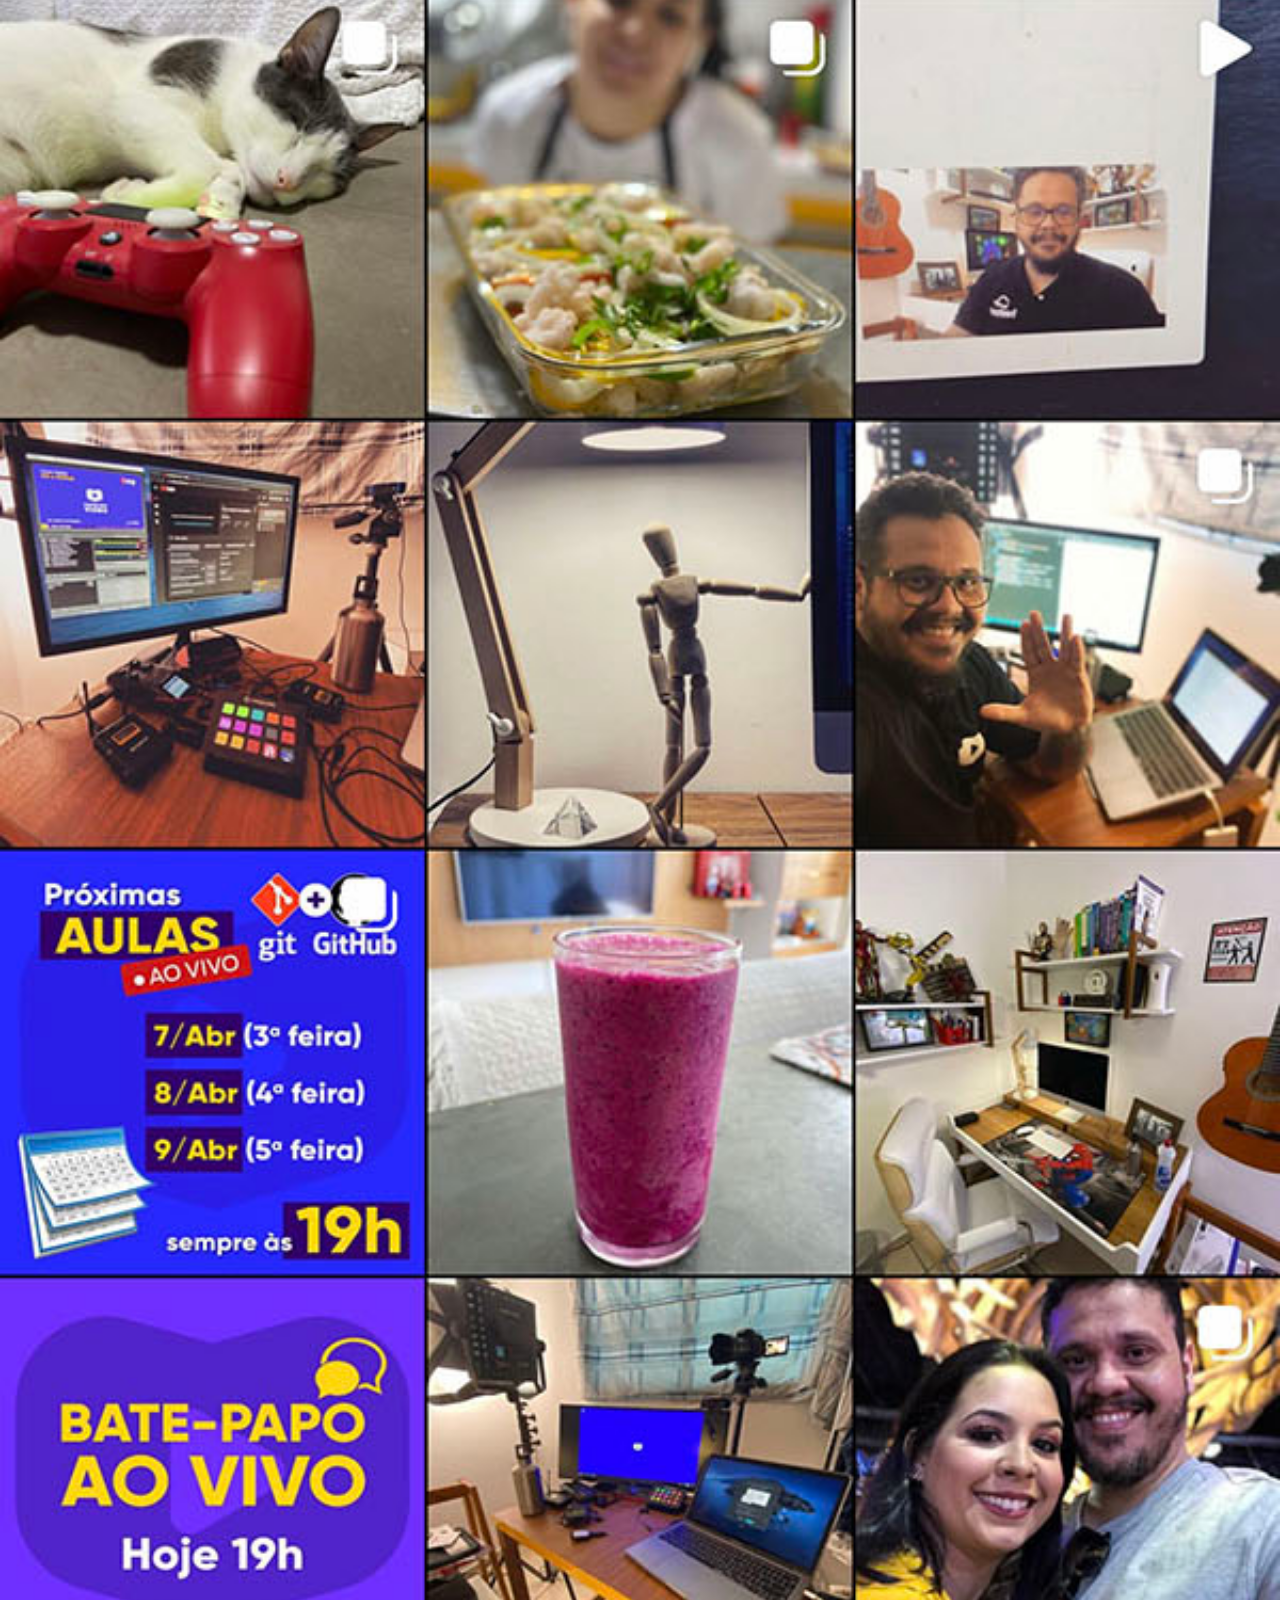
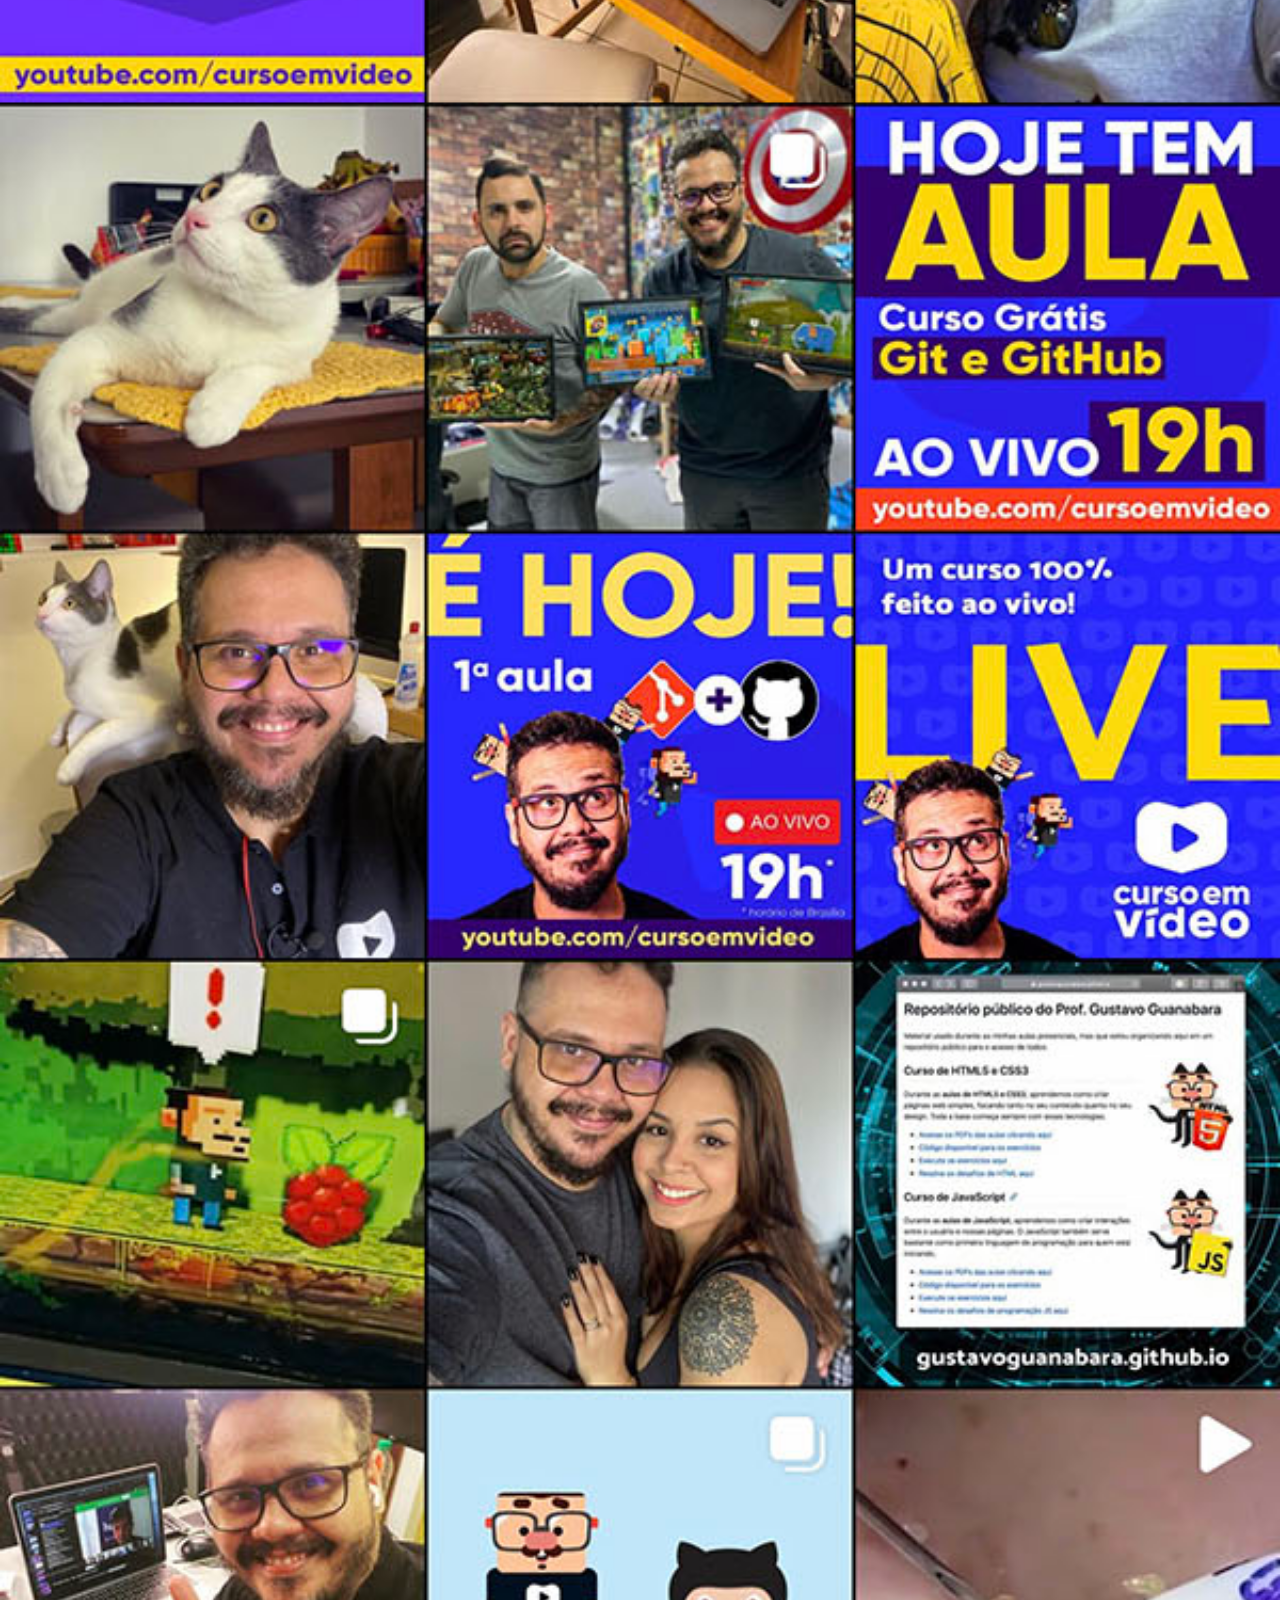
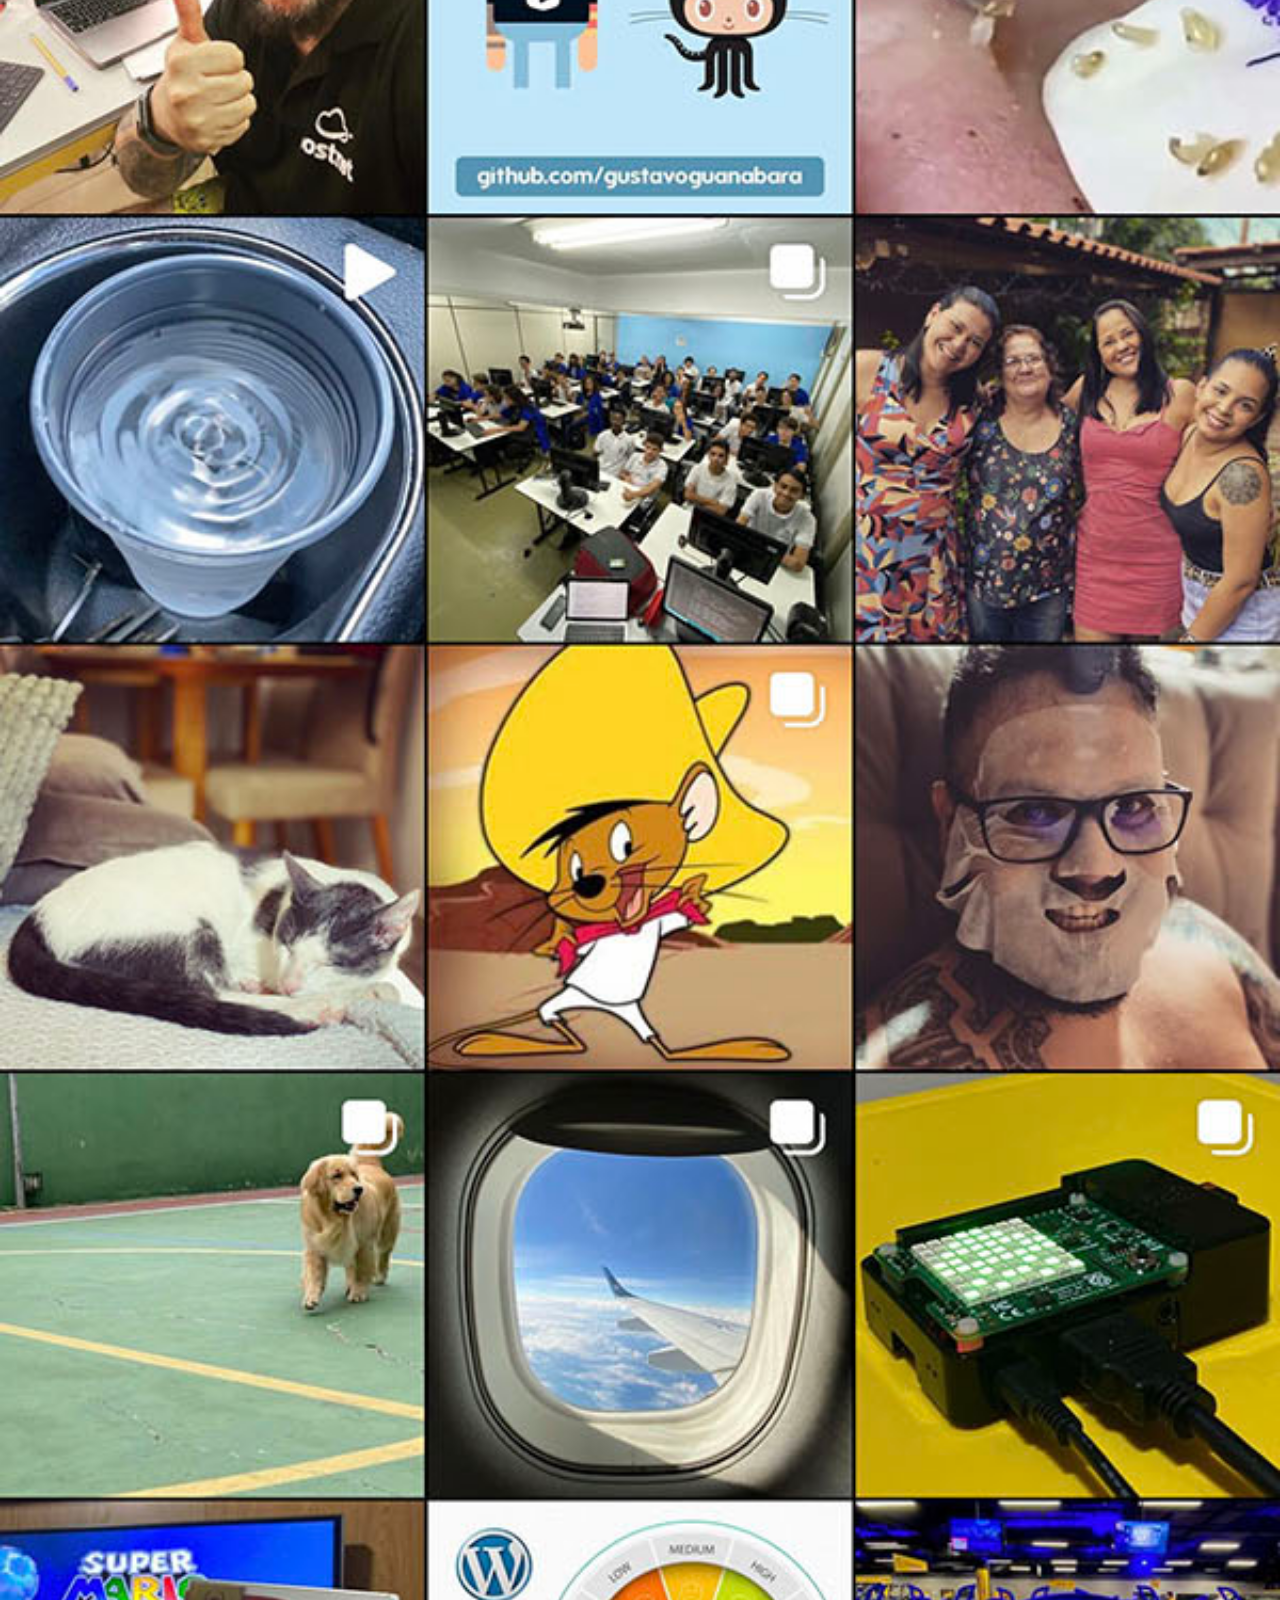
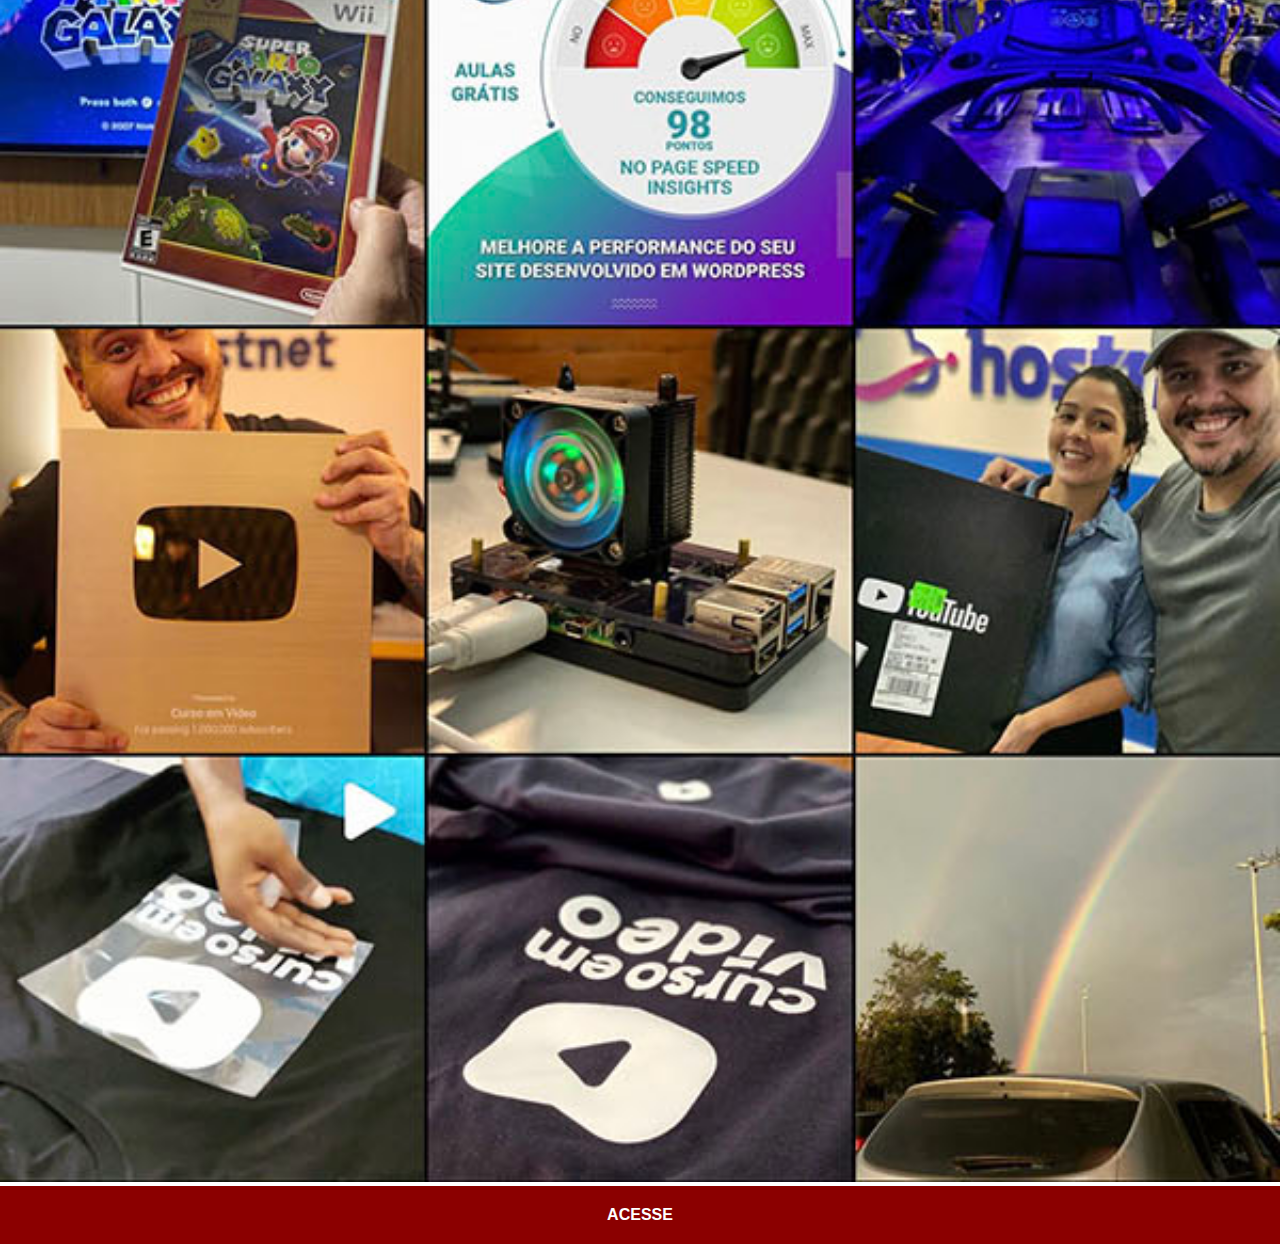
<file: Instagram.html>
<!DOCTYPE html>
<html lang="pt-br">
<head>
    <meta charset="UTF-8">
    <meta name="viewport" content="width=device-width, initial-scale=1.0">
    <title>Instagram</title>
    <link rel="stylesheet" href="estilos/social.css">
</head>
<body>
    <img src="imagens/tela-instagram.jpg" alt="Instagram">
    <a href="https://www.instagram.com/tiagoengbrazil/" target="_blank">
        ACESSE
    </a>
</body>
</html>
</file>
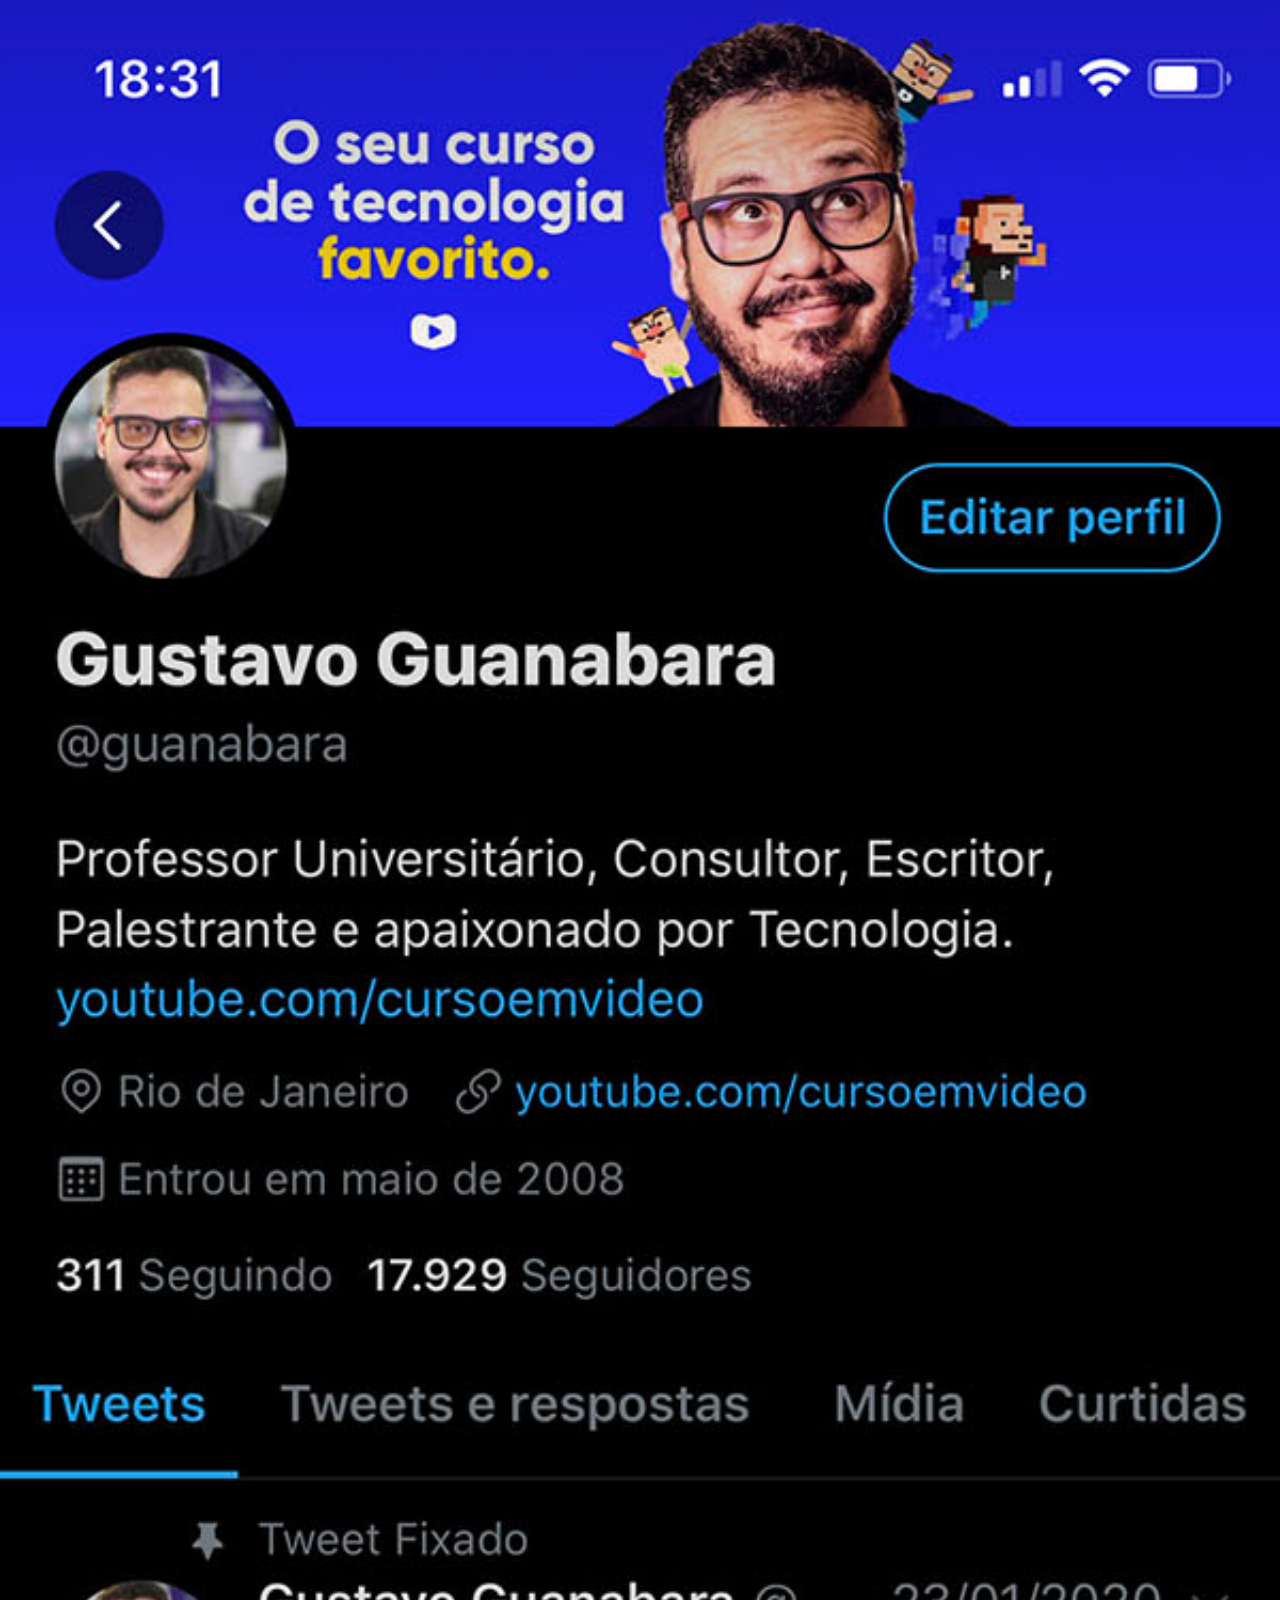
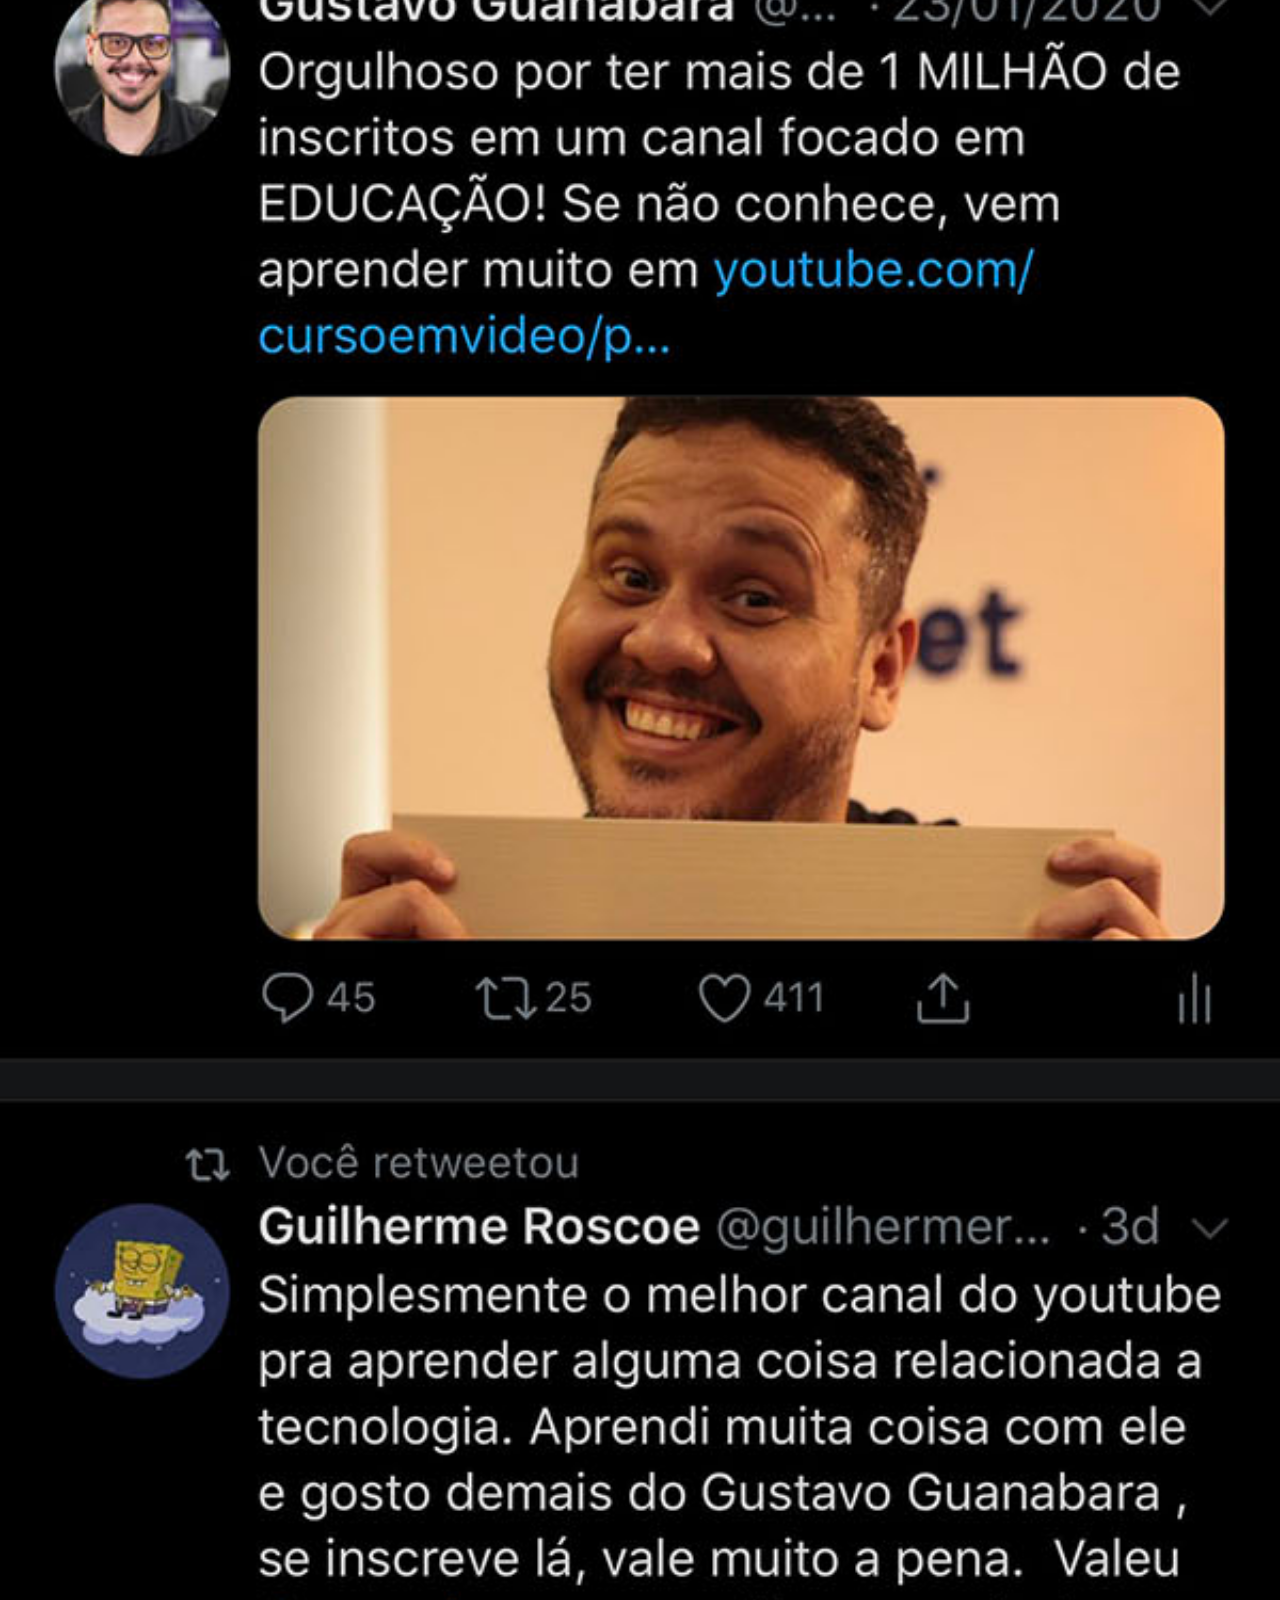
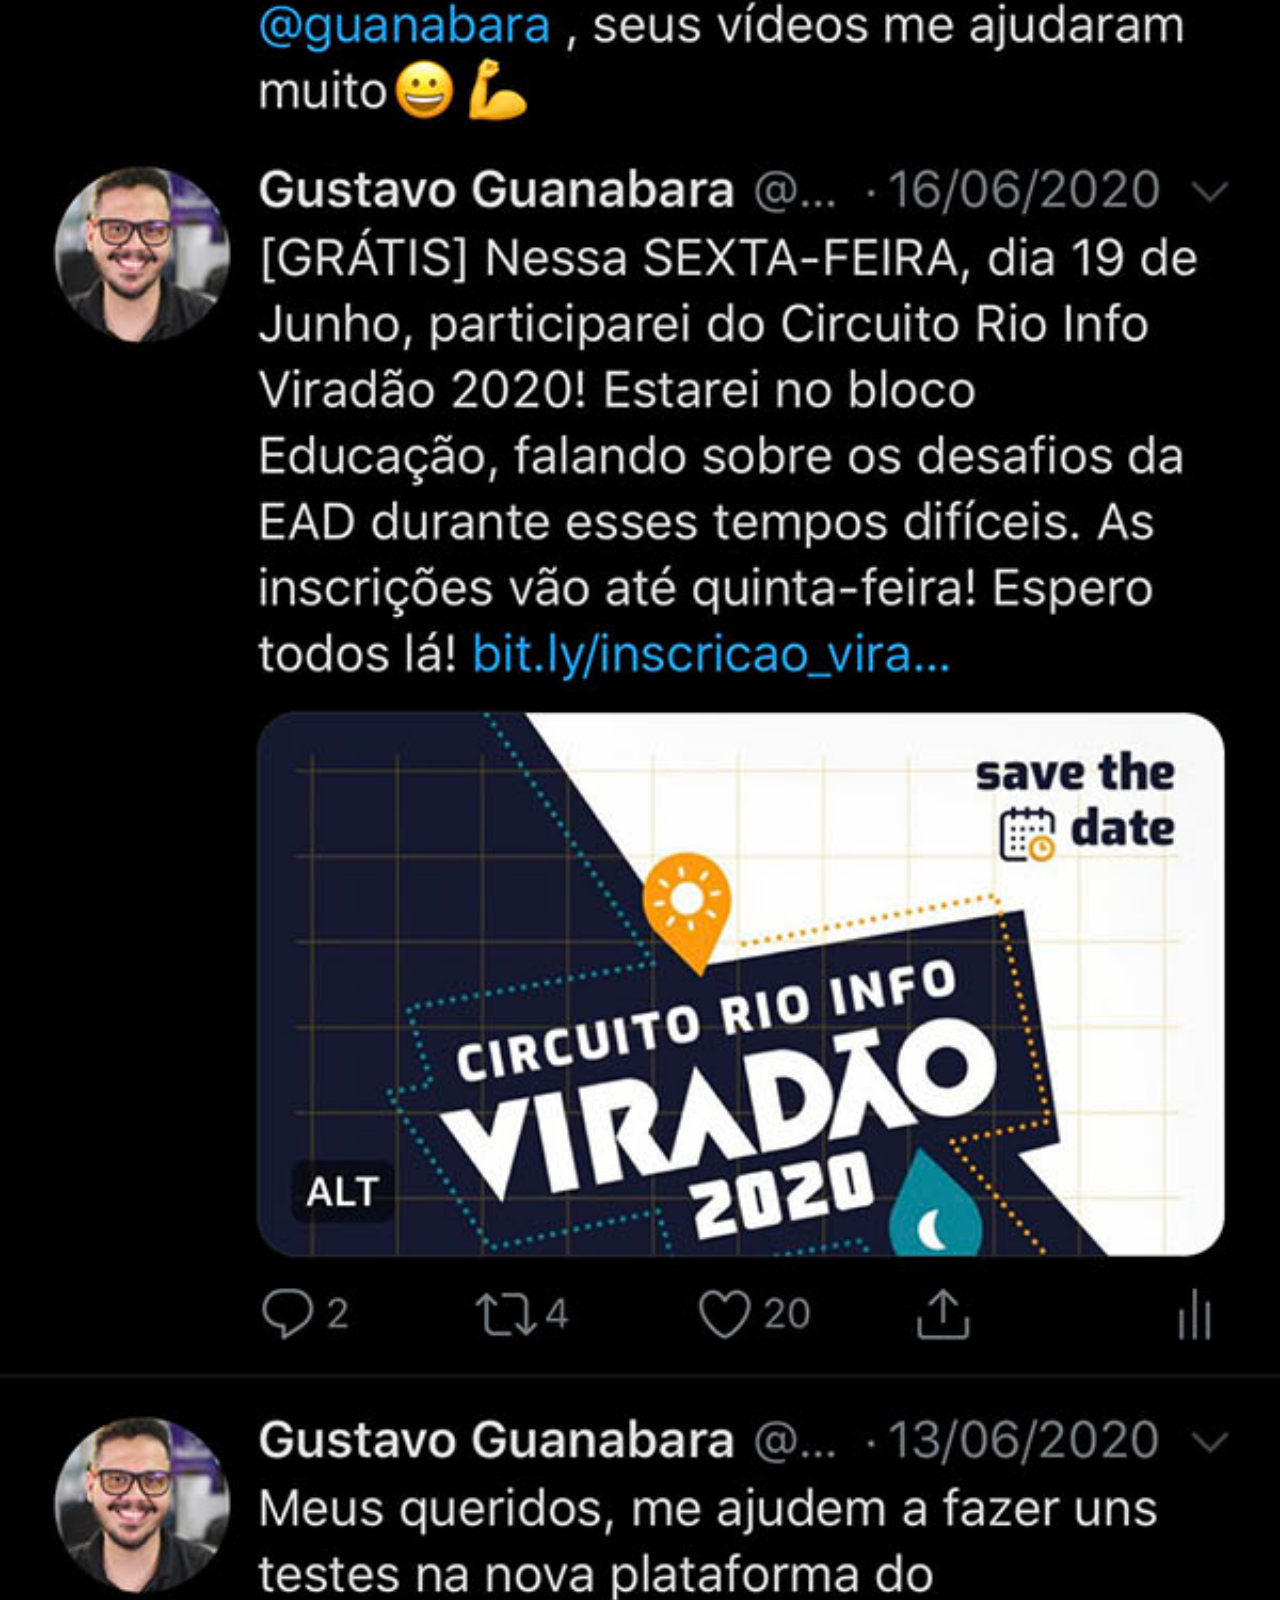
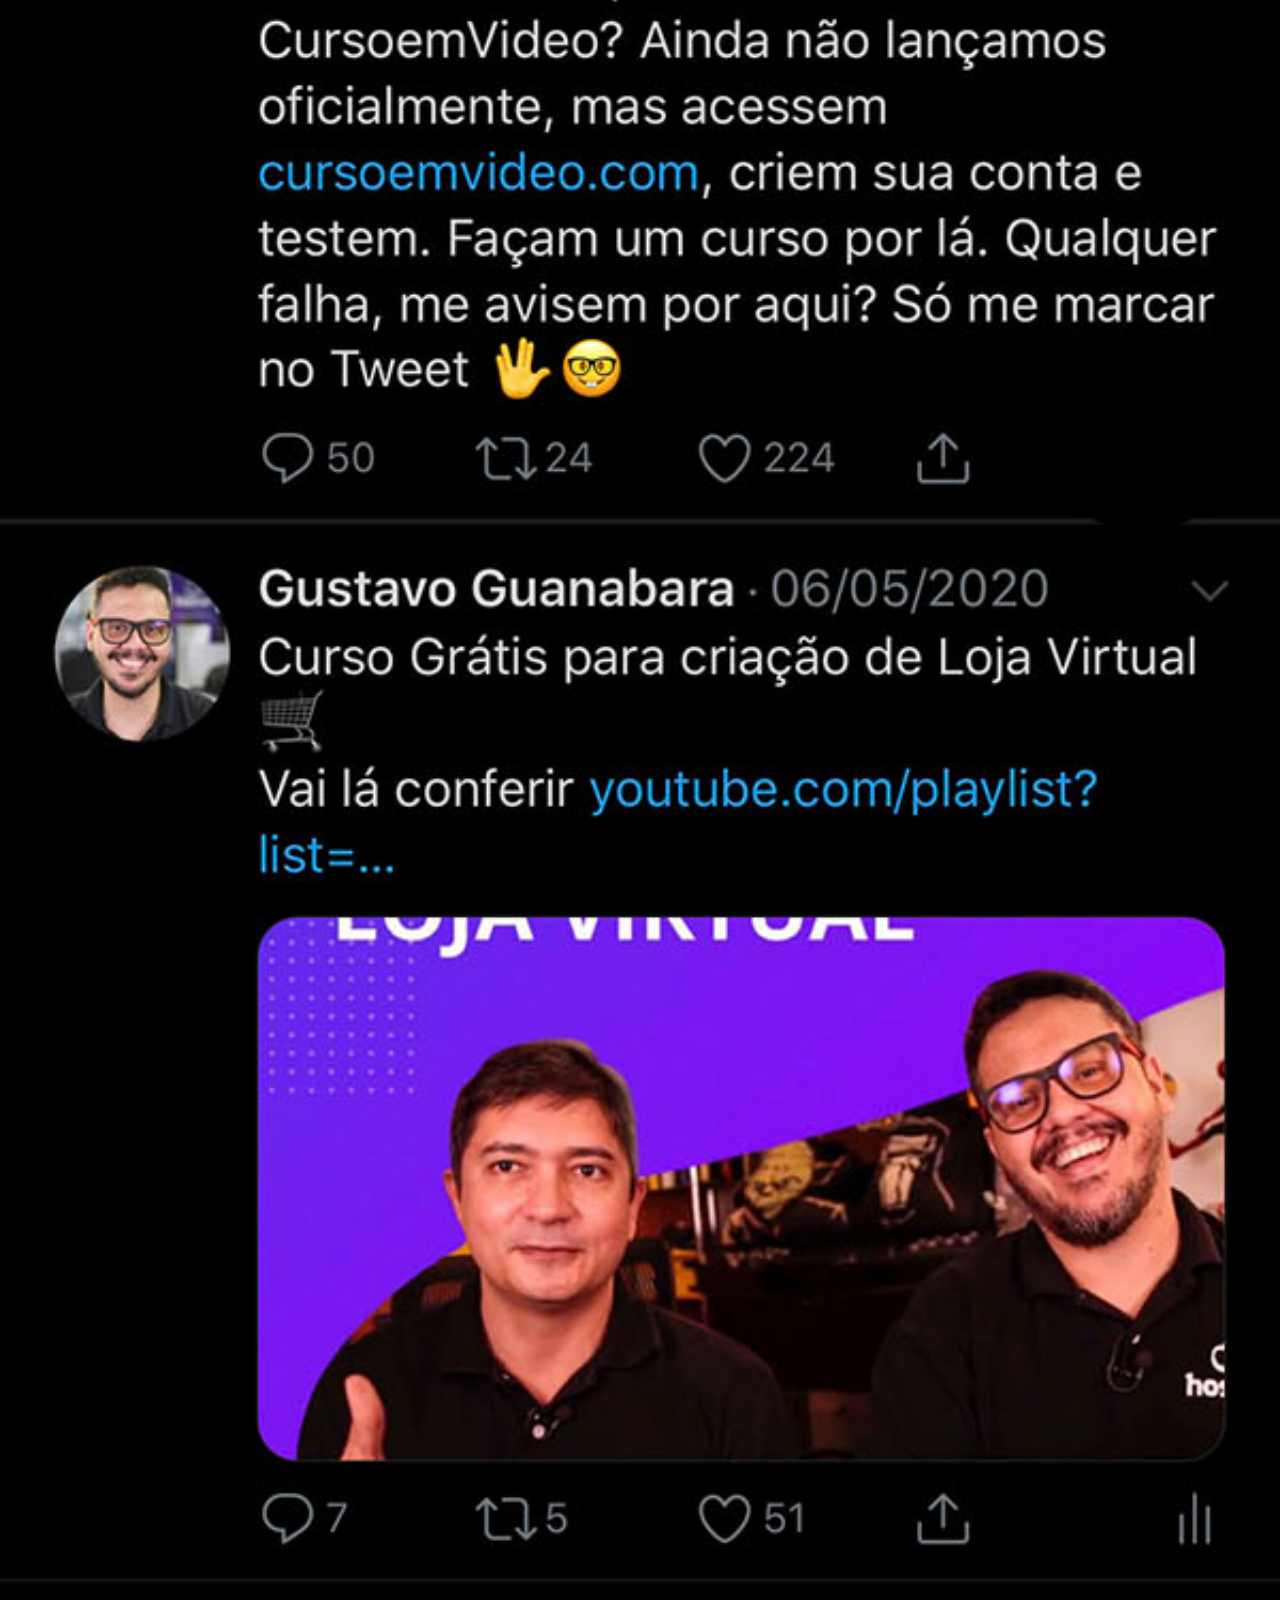
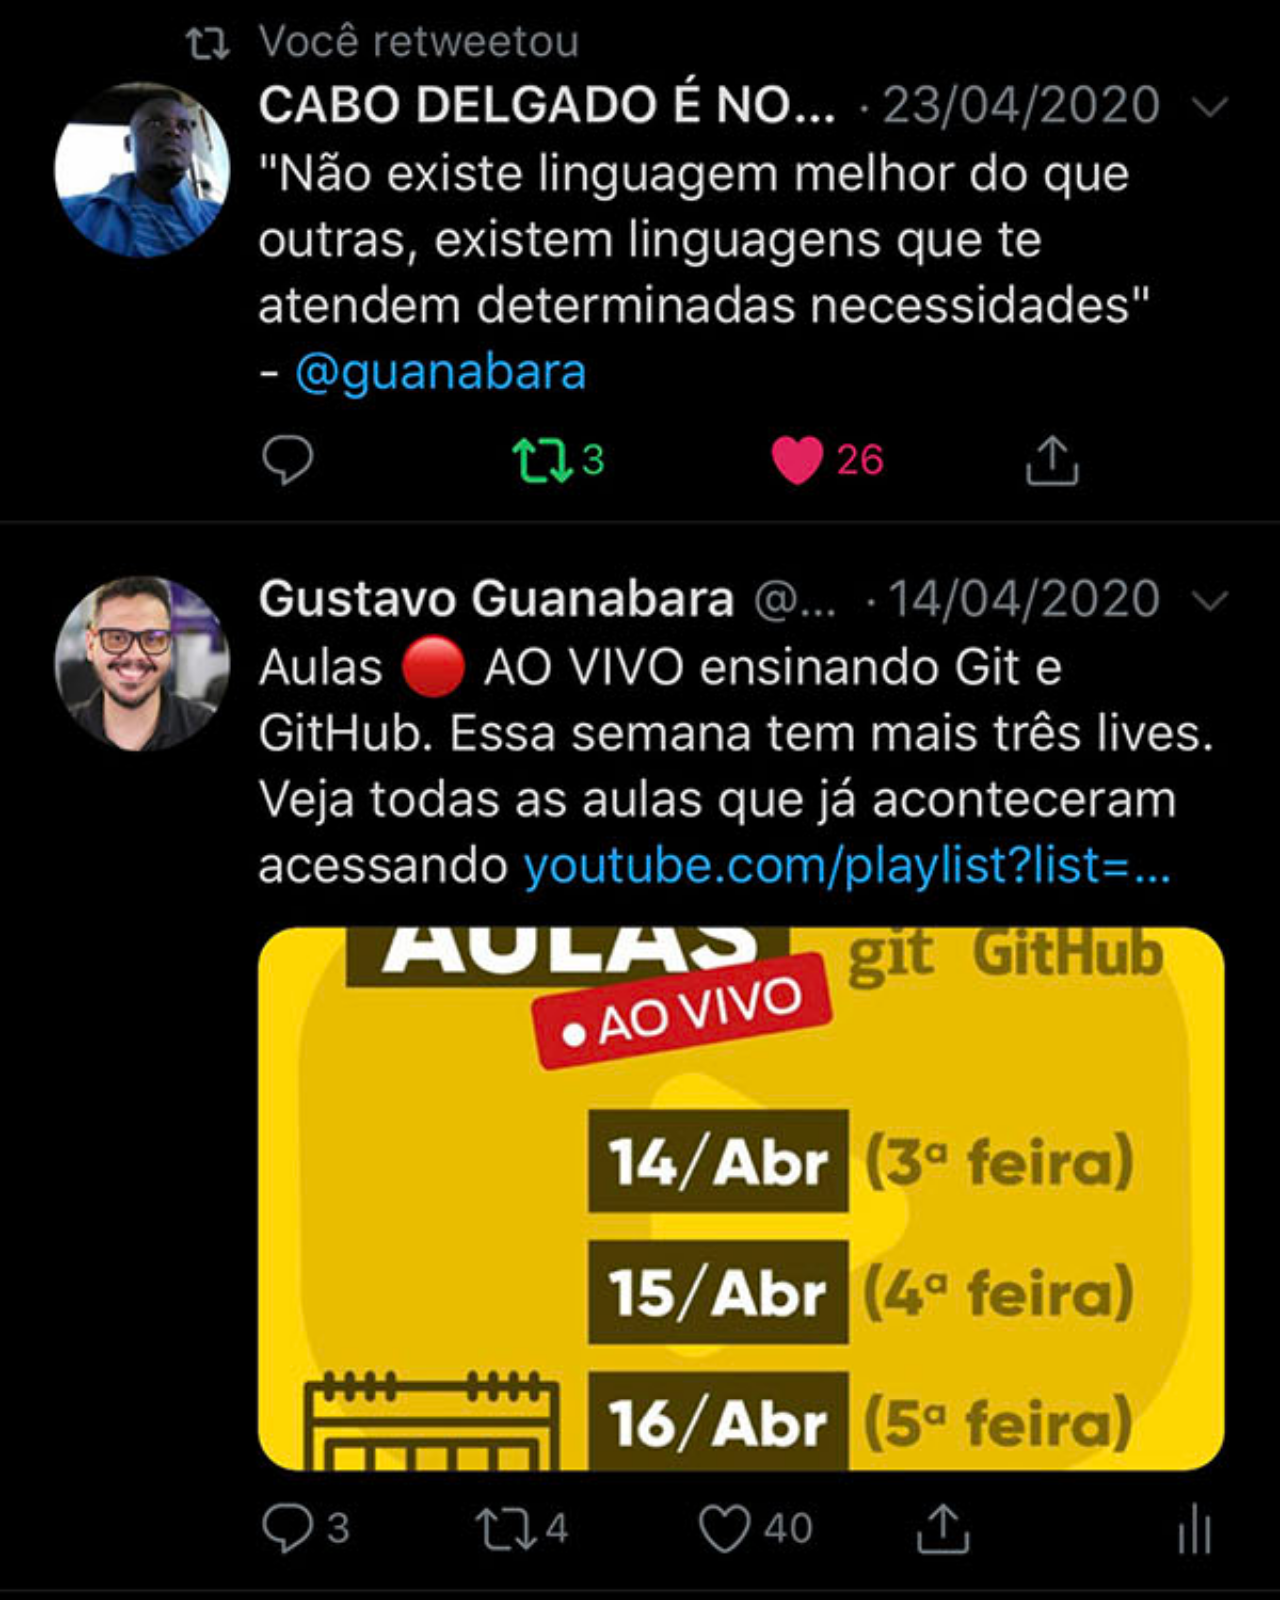
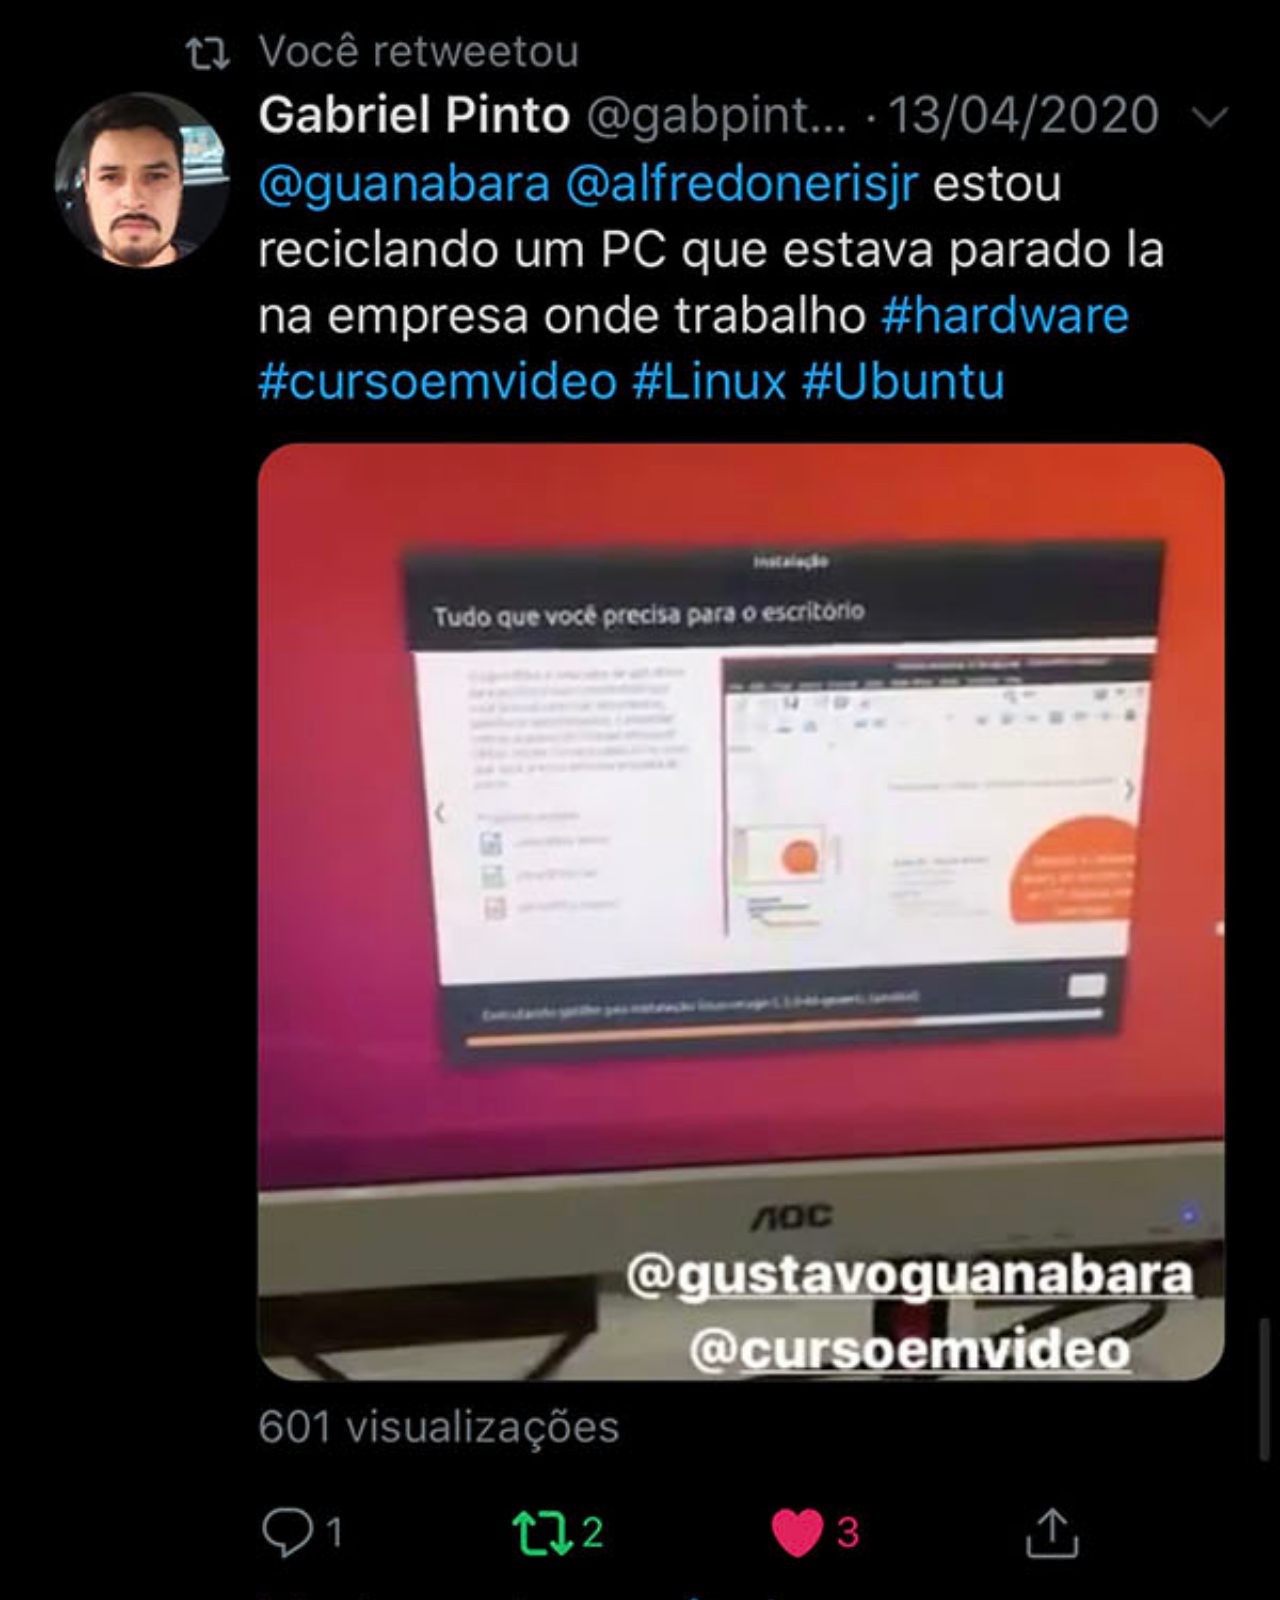
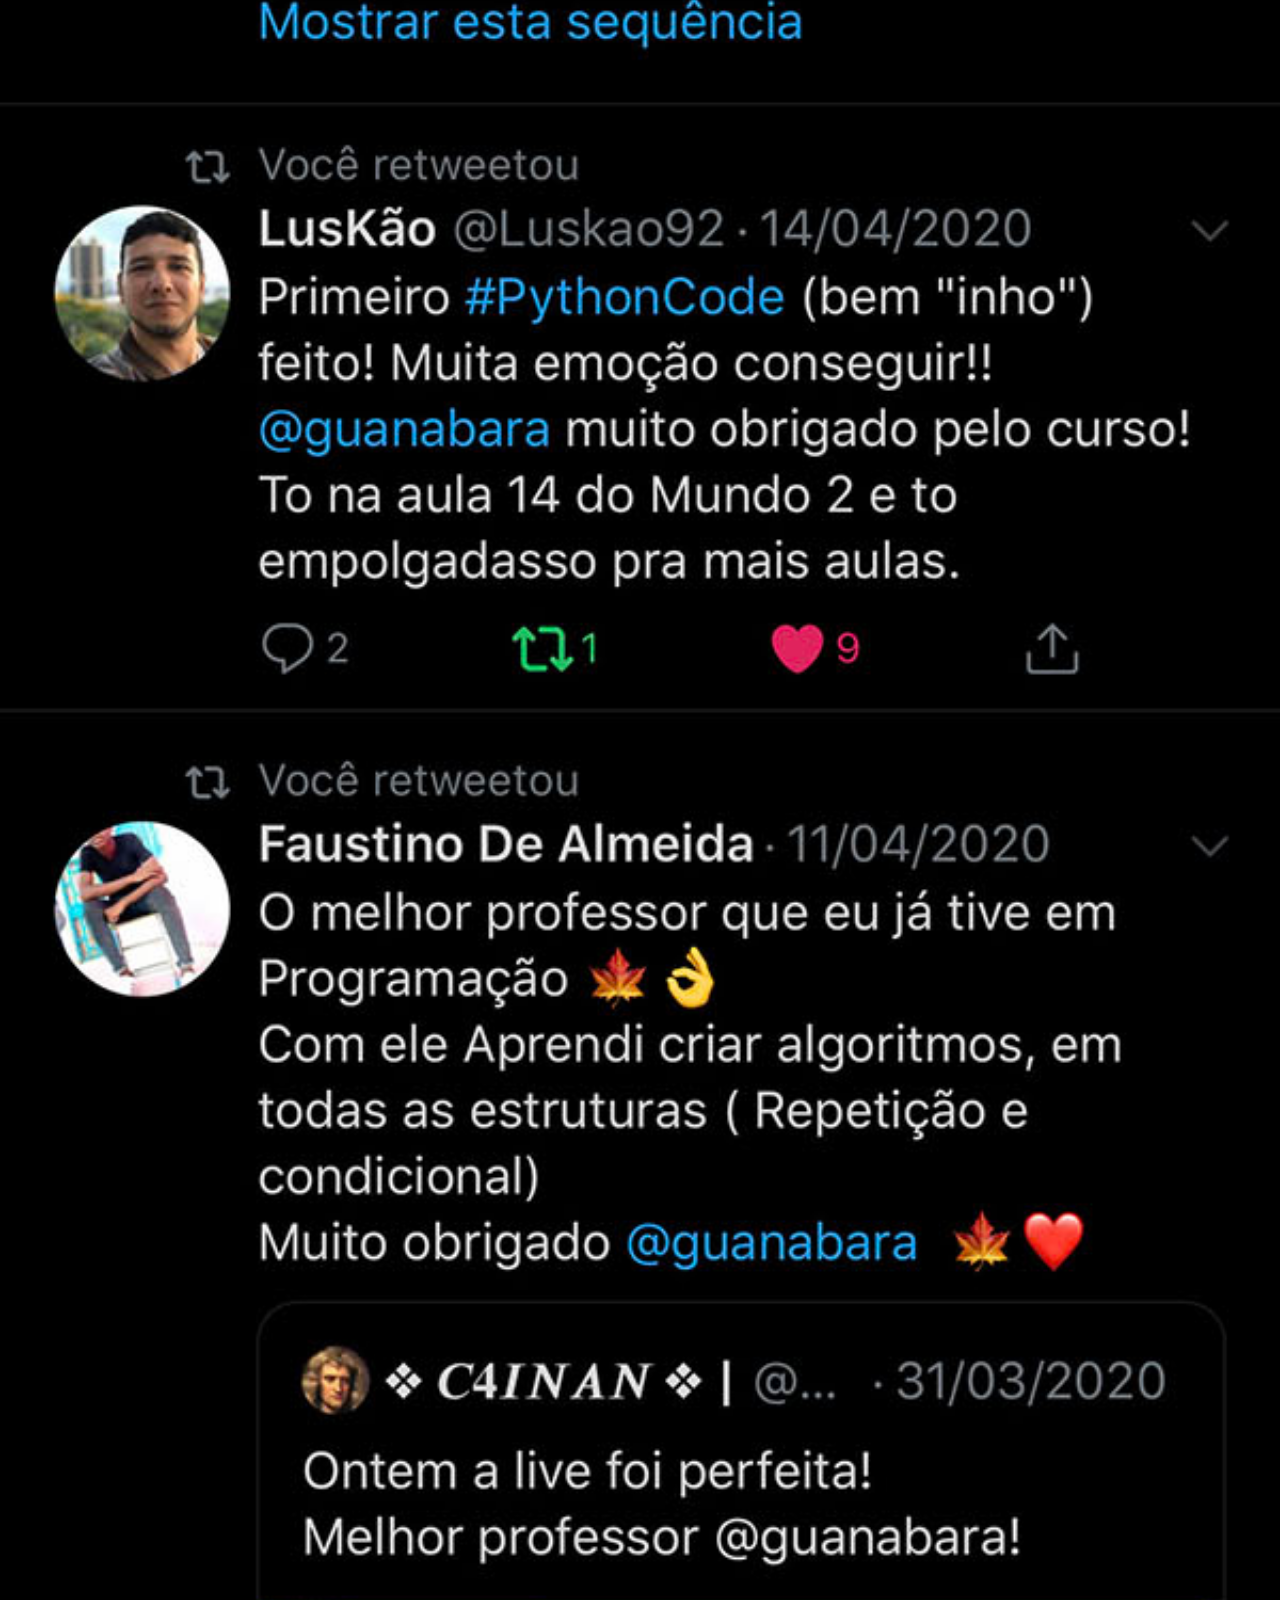
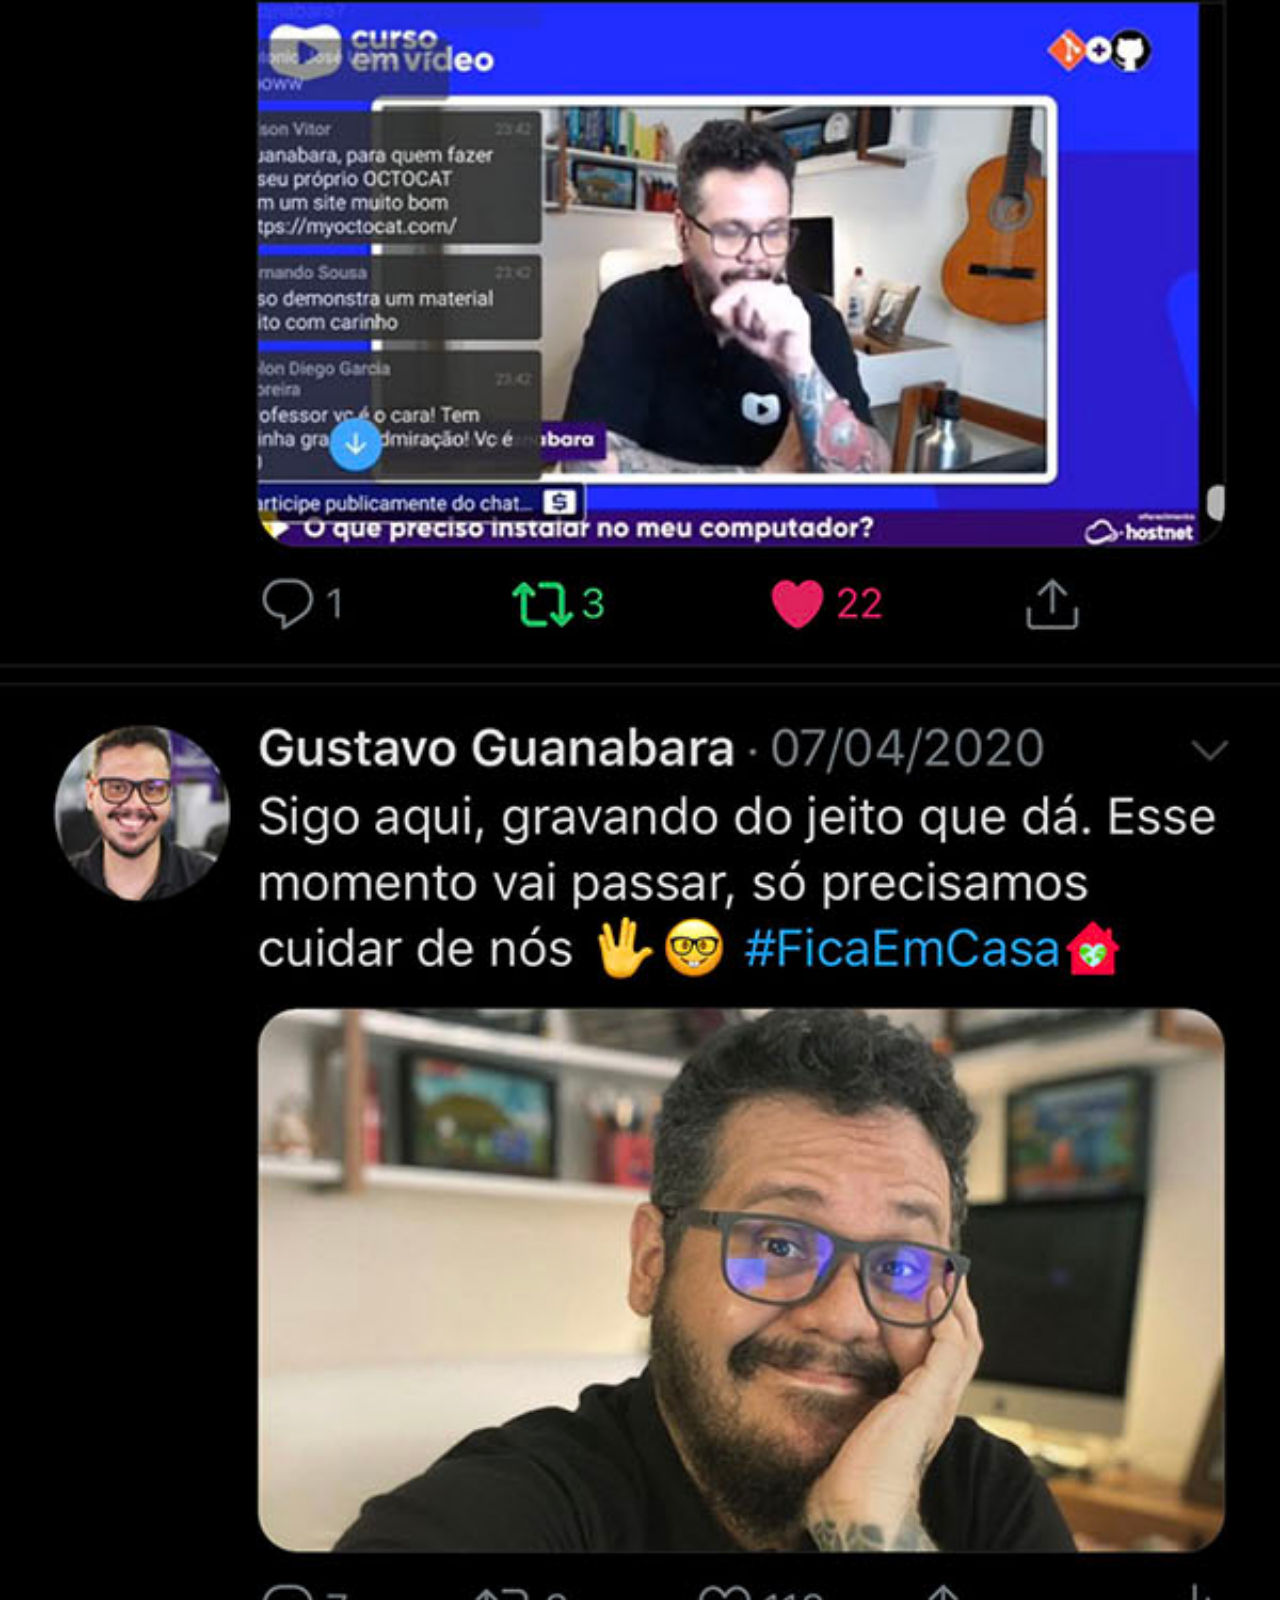
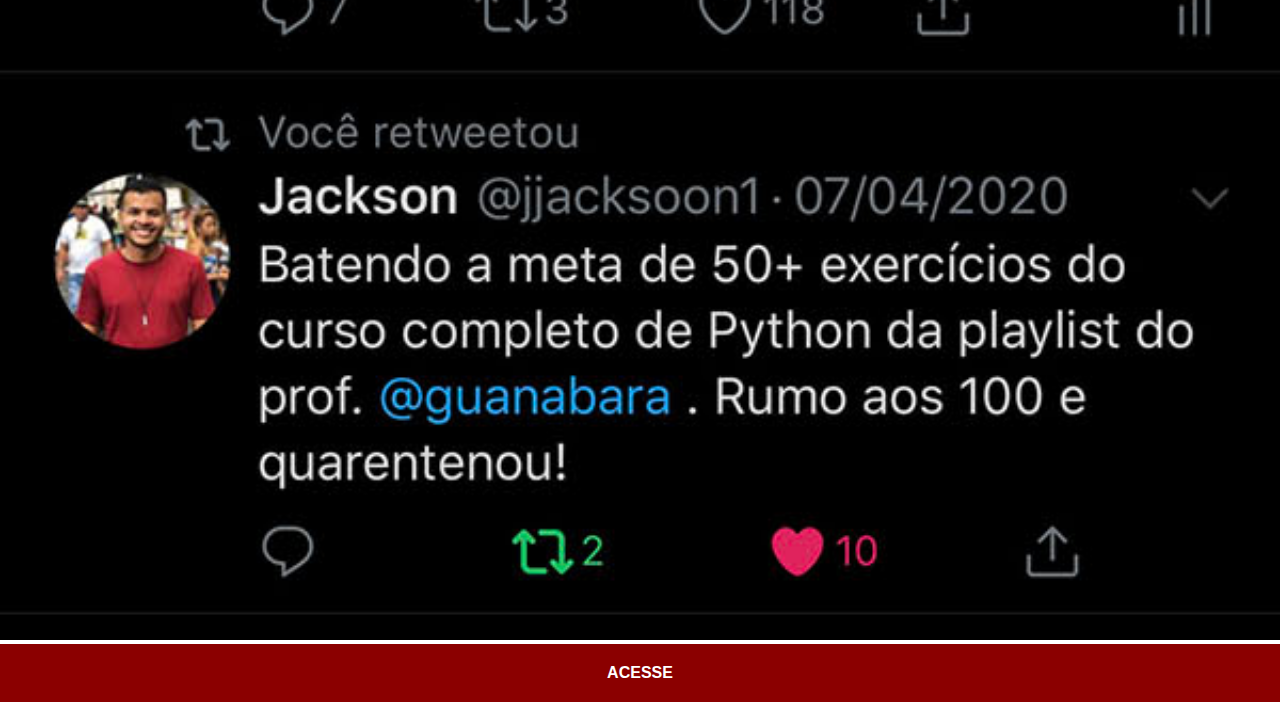
<file: twitter.html>
<!DOCTYPE html>
<html lang="pt-br">
<head>
    <meta charset="UTF-8">
    <meta name="viewport" content="width=device-width, initial-scale=1.0">
    <title>Twitter</title>
    <link rel="stylesheet" href="estilos/social.css">
</head>
<body>
    <img src="imagens/tela-twitter.jpg" alt="Twitter">
    <a href="https://twitter.com/guanabara" target="_blank">
        ACESSE
    </a>
</body>
</html>
</file>
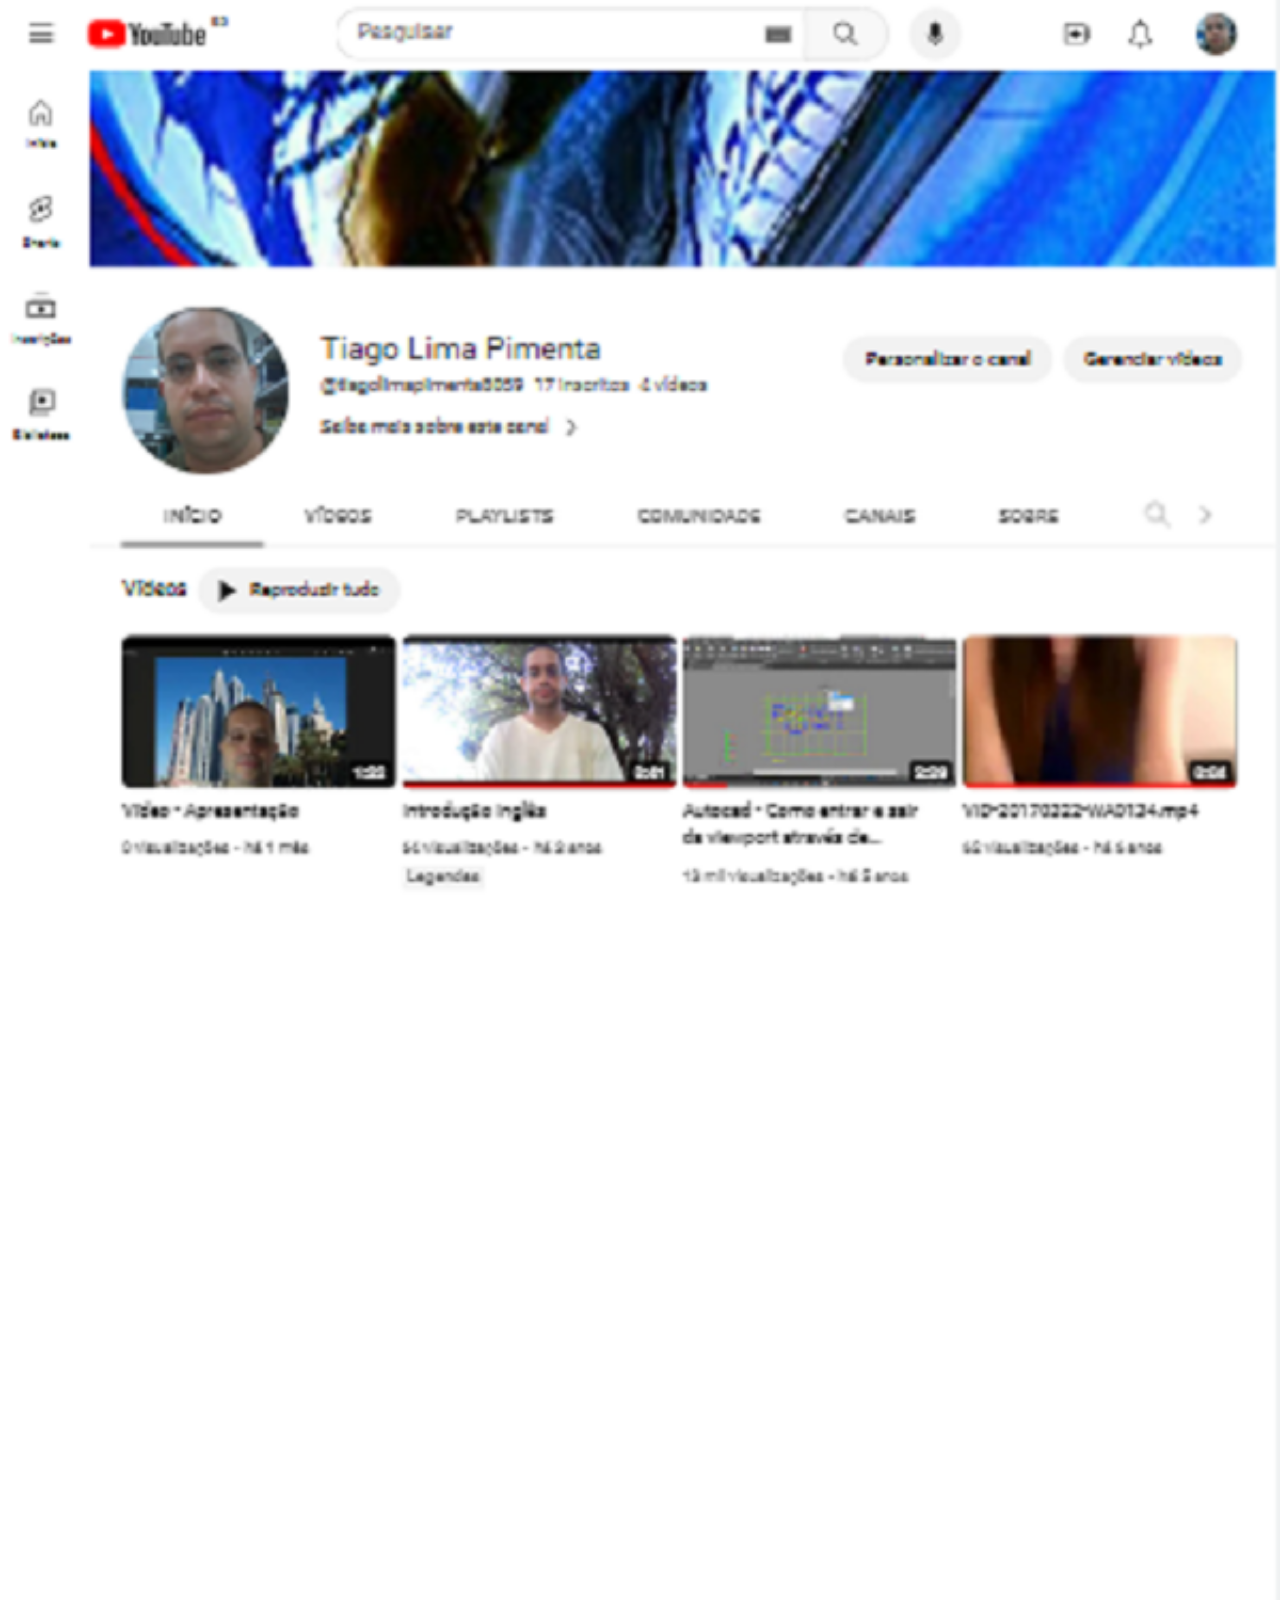
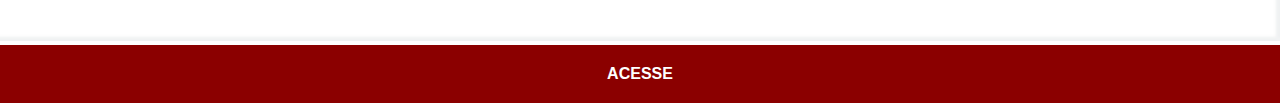
<file: youtube.html>
<!DOCTYPE html>
<html lang="pt-br">
<head>
    <meta charset="UTF-8">
    <meta name="viewport" content="width=device-width, initial-scale=1.0">
    <title>YouTube</title>
   <link rel="stylesheet" href="estilos/social.css">
</head>
<body>
    <img src="YouTube/tela-youtube.png" alt="YouTube">
    <a href="https://www.youtube.com/channel/UCqMIRD3Omj7JHBWcgtkX2RQ" target="_blank">
        ACESSE
    </a>
</body>
</html>
</file>
<file: estilos/style.css>
@charset "UTF-8";

* {
    margin: 0px;
    padding: 0px;
    font-family: Arial, Helvetica, sans-serif;
}

html, body {
    height: 100vh;
    width: 100vw;
    background-color: black;
}

body {
    background: url('../imagens/fundo-madeira.jpg') no-repeat top center;
    background-size: cover;
    background-attachment: fixed;
}


 main {
    position: relative;
    height: 100vh;
 }

 section#telefone {
    position: absolute;
    top: 50%;
    left: 50%;
    transform: translate(-50%, -50%);

    height: 564px;
    width: 272px;

    background-color: blue;
    background: url('../imagens/frame-iphone.png') no-repeat;
 }

 iframe#tela {
    position: relative;
    top: 70px;
    left: 20px;

    width: 233px;
    height: 410px;
 }

 section#redes-sociais {
    text-align: right;
 }

 section#redes-sociais img {
    width: 50px;
    margin: 10px;
    border-radius: 50%;
    box-shadow: 5px 5px 5px rgba(0, 0, 0, 0.411);
    box-sizing: border-box;
 }

 section#redes-sociais img:hover {
    border: 2px solid rgba(255, 255, 255, 0.842);
    transform: translate(-5px, -5px);
    box-shadow: 5px 5px 10px rgba(0, 0, 0, 0.795);
 }
</file>
<file: estilos/social.css>
@charset "UTF-8";

* {
    margin: 0px;
    padding: 0px;
    font-family: Arial, Helvetica, sans-serif;
    background-color: white;
}

::-webkit-scrollbar {
    width: 0px;
    height: 0px;
    display: none; 
}

img {
    width: 100vw;
}

a {
    display: block;
    background-color: darkred;
    color: white;
    padding: 20px;
    text-align: center;
    font-weight: bolder;
    text-decoration: none;
}

a:hover {
    background-color: red;
}
</file>
